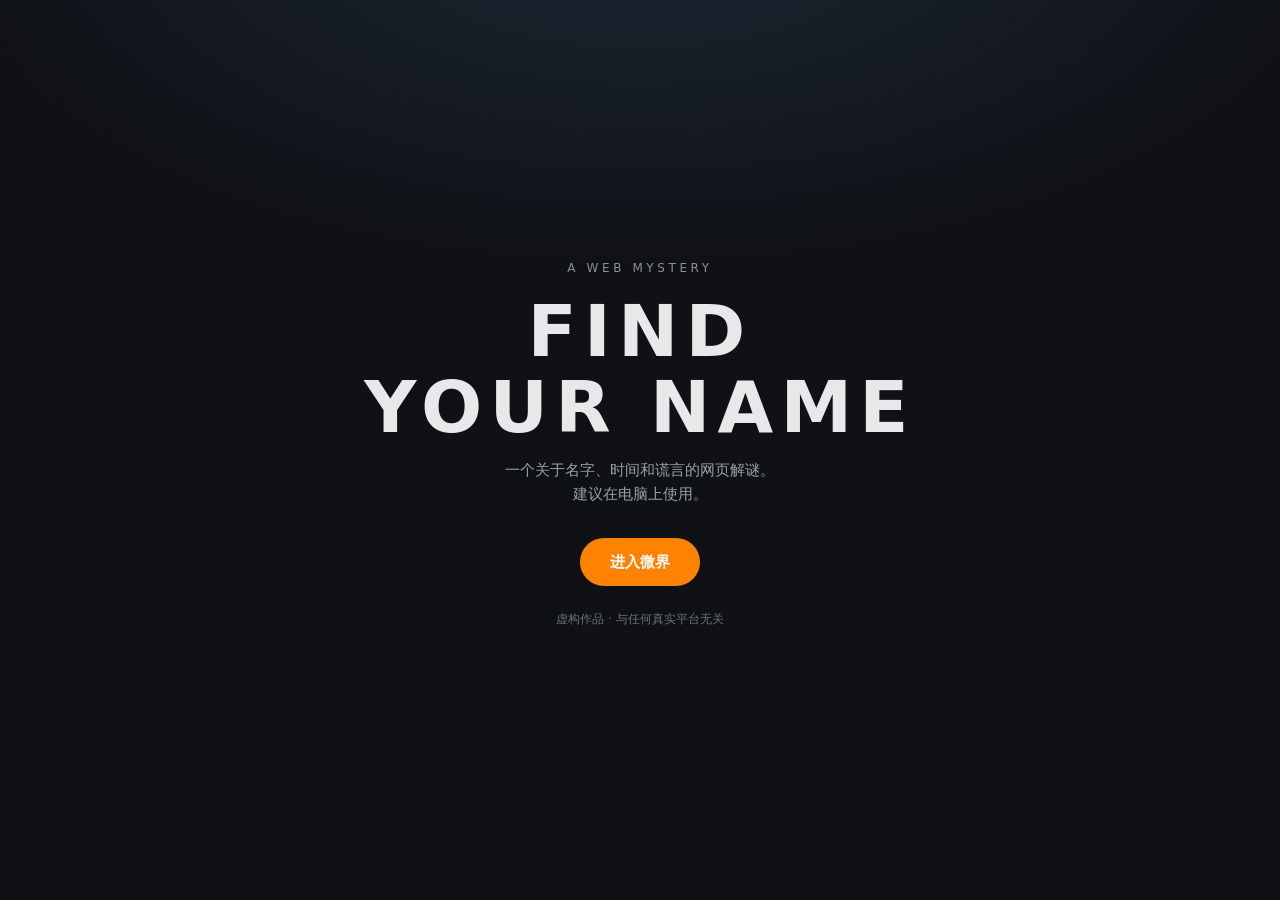
<file: index.html>
<!DOCTYPE html>
<html lang="zh-CN">
<head>
  <meta charset="UTF-8">
  <meta name="viewport" content="width=device-width, initial-scale=1.0">
  <title>Find Your Name</title>
<!-- INLINE-CSS: 由 assets/css 生成，改样式请改源文件后运行 tools/inline-css.py -->
<style>
:root {
  --bg: #f2f3f5;
  --surface: #ffffff;
  --surface-2: #f7f8fa;
  --text: #1f2329;
  --text-2: #4e5969;
  --muted: #8a919c;
  --line: #e5e6eb;
  --brand: #ff8200;
  --brand-strong: #e67300;
  --brand-soft: #fff3e6;
  --hot: #eb7350;
  --link: #1a6fd4;
  --ok: #2b8a3e;
  --radius-sm: 6px;
  --radius: 10px;
  --radius-lg: 16px;
  --sp-1: 4px;
  --sp-2: 8px;
  --sp-3: 12px;
  --sp-4: 16px;
  --sp-5: 24px;
  --sp-6: 32px;
  --shadow-sm: 0 1px 2px rgba(16, 24, 40, 0.05);
  --maxw: 1120px;
  --header-h: 56px;
  --font: system-ui, -apple-system, "Segoe UI", "Microsoft YaHei", "PingFang SC", "Hiragino Sans GB", sans-serif;
}

*, *::before, *::after { box-sizing: border-box; }
html { -webkit-text-size-adjust: 100%; }
body {
  margin: 0;
  background: var(--bg);
  color: var(--text);
  font-family: var(--font);
  font-size: 15px;
  line-height: 1.6;
}
img { max-width: 100%; height: auto; display: block; }
a { color: var(--link); text-decoration: none; }
a:hover { text-decoration: underline; }
button, input, textarea { font: inherit; }
button { cursor: pointer; }
.container { width: 100%; max-width: var(--maxw); margin: 0 auto; padding: 0 var(--sp-4); }

/* 头像 */
.avatar {
  width: 44px; height: 44px; border-radius: 50%;
  display: inline-grid; place-items: center; flex: 0 0 auto;
  background: linear-gradient(135deg, #ffd8a8, #ffa94d);
  color: #7a3b00; font-weight: 700; font-size: 16px;
}
.avatar-sm { width: 32px; height: 32px; font-size: 12px; }
.avatar-lg { width: 72px; height: 72px; font-size: 24px; }
.avatar-blue { background: linear-gradient(135deg, #d0ebff, #74c0fc); color: #0b4a8f; }
.avatar-green { background: linear-gradient(135deg, #d3f9d8, #69db7c); color: #14532d; }
.avatar-purple { background: linear-gradient(135deg, #e5dbff, #b197fc); color: #3b1d8f; }
.avatar-gray { background: linear-gradient(135deg, #f1f3f5, #ced4da); color: #495057; }

/* 顶栏 */
.wb-header { position: sticky; top: 0; z-index: 30; background: #fff; border-bottom: 1px solid var(--line); }
.wb-header-inner { height: var(--header-h); display: flex; align-items: center; gap: var(--sp-5); }
.wb-logo { display: inline-flex; align-items: center; gap: 8px; color: var(--text); font-weight: 800; font-size: 17px; letter-spacing: .02em; }
.wb-logo:hover { text-decoration: none; }
.wb-logo-mark { width: 30px; height: 30px; border-radius: 8px; display: grid; place-items: center; background: var(--brand); color: #fff; font-size: 15px; }
.wb-search { position: relative; flex: 1; max-width: 520px; }
.wb-search::before { content: "⌕"; position: absolute; left: 14px; top: 50%; transform: translateY(-50%); color: var(--muted); font-size: 16px; }
.wb-search input { width: 100%; height: 36px; border: 1px solid var(--line); border-radius: 18px; background: var(--surface-2); padding: 0 16px 0 38px; color: var(--text); outline: none; }
.wb-search input:focus { background: #fff; border-color: var(--brand); box-shadow: 0 0 0 3px var(--brand-soft); }
.wb-header-actions { margin-left: auto; display: flex; align-items: center; gap: var(--sp-4); }
.wb-header-actions a { color: var(--text-2); font-size: 13px; }

/* 三栏 */
.wb-body {
  display: grid;
  grid-template-columns: 180px minmax(0, 600px) 300px;
  gap: var(--sp-4);
  justify-content: center;
  align-items: start;
  padding: var(--sp-4) var(--sp-4) var(--sp-6);
}

/* 左侧 */
.wb-left { position: sticky; top: calc(var(--header-h) + var(--sp-4)); display: grid; gap: var(--sp-3); }
.wb-mini { background: #fff; border: 1px solid var(--line); border-radius: var(--radius); padding: var(--sp-4); text-align: center; }
.wb-mini .avatar { margin: 0 auto var(--sp-2); }
.wb-mini strong { display: block; font-size: 14px; }
.wb-mini span { display: block; color: var(--muted); font-size: 12px; margin-top: 2px; }
.wb-nav { background: #fff; border: 1px solid var(--line); border-radius: var(--radius); padding: var(--sp-2); }
.wb-nav a { display: flex; align-items: center; gap: 10px; padding: 10px 12px; border-radius: 8px; color: var(--text); font-size: 14px; }
.wb-nav a:hover { background: var(--surface-2); text-decoration: none; }
.wb-nav a.is-active { background: var(--brand-soft); color: var(--brand-strong); font-weight: 600; }
.wb-nav .count { margin-left: auto; color: var(--muted); font-size: 12px; }

/* 发布框 */
.wb-composer { background: #fff; border: 1px solid var(--line); border-radius: var(--radius); padding: var(--sp-4); margin-bottom: var(--sp-3); }
.wb-composer-row { display: flex; gap: var(--sp-3); }
.wb-composer textarea { flex: 1; min-height: 46px; border: 0; outline: 0; resize: none; background: transparent; color: var(--text); }
.wb-composer textarea::placeholder { color: var(--muted); }
.wb-composer-bar { display: flex; align-items: center; gap: var(--sp-4); margin-top: var(--sp-2); padding-top: var(--sp-3); border-top: 1px solid var(--line); color: var(--muted); font-size: 13px; }
.wb-composer-bar .btn { margin-left: auto; }

/* 按钮 */
.btn { display: inline-flex; align-items: center; justify-content: center; height: 32px; padding: 0 16px; border: 1px solid transparent; border-radius: 16px; background: var(--brand); color: #fff; font-size: 13px; font-weight: 600; }
.btn:hover { background: var(--brand-strong); text-decoration: none; }
.btn-ghost { background: #fff; border-color: var(--line); color: var(--text-2); }
.btn-ghost:hover { border-color: var(--brand); color: var(--brand); background: #fff; }
.btn-sm { height: 28px; padding: 0 12px; font-size: 12px; }

/* 分类标签 */
.wb-tabs { display: flex; gap: var(--sp-5); background: #fff; border: 1px solid var(--line); border-radius: var(--radius); padding: 0 var(--sp-4); margin-bottom: var(--sp-3); }
.wb-tab { padding: 12px 0; border-bottom: 2px solid transparent; color: var(--text-2); font-size: 14px; }
.wb-tab:hover { color: var(--brand); text-decoration: none; }
.wb-tab.is-active { color: var(--text); font-weight: 600; border-bottom-color: var(--brand); }

/* 帖子 */
.wb-post { background: #fff; border: 1px solid var(--line); border-radius: var(--radius); padding: var(--sp-4); margin-bottom: var(--sp-3); }
.wb-post-head { display: flex; gap: var(--sp-3); align-items: flex-start; }
.wb-post-meta { flex: 1; min-width: 0; }
.wb-user { display: inline-flex; align-items: center; gap: 6px; color: var(--text); font-size: 14px; font-weight: 600; }
.wb-user:hover { color: var(--brand); text-decoration: none; }
.wb-v { display: inline-grid; place-items: center; width: 14px; height: 14px; border-radius: 50%; background: var(--brand); color: #fff; font-size: 9px; font-weight: 700; }
.wb-time { display: block; color: var(--muted); font-size: 12px; margin-top: 2px; }
.wb-more { border: 0; background: transparent; color: var(--muted); font-size: 16px; letter-spacing: .12em; }
.wb-post-text { margin: var(--sp-3) 0 0; font-size: 15px; line-height: 1.72; color: var(--text); }
.wb-post-text .hashtag { color: var(--hot); }
.wb-post-text .mention { color: var(--link); }
.wb-post-media { display: grid; gap: 4px; margin-top: var(--sp-3); border-radius: var(--radius-sm); overflow: hidden; }
.wb-post-media.is-2 { grid-template-columns: 1fr 1fr; }
.wb-media { aspect-ratio: 4 / 3; display: grid; place-items: center; background: linear-gradient(135deg, rgba(255,130,0,.10), rgba(26,111,212,.08)), repeating-linear-gradient(45deg, #f1f3f5 0 10px, #eceff2 10px 20px); color: var(--muted); font-size: 12px; letter-spacing: .08em; }
.wb-post-actions { display: flex; align-items: center; gap: var(--sp-5); margin-top: var(--sp-3); padding-top: var(--sp-3); border-top: 1px solid var(--line); color: var(--muted); font-size: 13px; }
.wb-action { display: inline-flex; align-items: center; gap: 6px; padding: 0; border: 0; background: transparent; color: var(--muted); }
.wb-action:hover { color: var(--brand); text-decoration: none; }

/* 右侧 */
.wb-right { position: sticky; top: calc(var(--header-h) + var(--sp-4)); display: grid; gap: var(--sp-3); }
.wb-card { background: #fff; border: 1px solid var(--line); border-radius: var(--radius); padding: var(--sp-4); }
.wb-card-title { display: flex; align-items: center; justify-content: space-between; margin: 0 0 var(--sp-2); font-size: 14px; font-weight: 600; }
.wb-card-title a { color: var(--muted); font-size: 12px; font-weight: 400; }
.wb-hot { margin: 0; padding: 0; list-style: none; counter-reset: hot; }
.wb-hot li { counter-increment: hot; display: flex; align-items: baseline; gap: 10px; padding: 7px 0; }
.wb-hot li::before { content: counter(hot); flex: 0 0 16px; width: 16px; color: var(--muted); font-size: 12px; font-variant-numeric: tabular-nums; }
.wb-hot li:nth-child(-n+3)::before { color: var(--hot); font-weight: 700; }
.wb-hot a { color: var(--text-2); font-size: 13px; }
.wb-hot a:hover { color: var(--brand); text-decoration: none; }
.wb-hot-tag { margin-left: auto; padding: 1px 4px; border-radius: 3px; background: var(--hot); color: #fff; font-size: 10px; }
.wb-person { display: flex; align-items: center; gap: var(--sp-2); padding: 8px 0; }
.wb-person-info { flex: 1; min-width: 0; }
.wb-person-info strong { display: block; font-size: 13px; }
.wb-person-info span { display: block; color: var(--muted); font-size: 11px; }
.wb-loadmore { width: 100%; height: 40px; border: 1px solid var(--line); border-radius: var(--radius); background: #fff; color: var(--text-2); font-size: 13px; }
.wb-loadmore:hover { border-color: var(--brand); color: var(--brand); }

/* 详情页 */
.wb-detail { max-width: 600px; margin: 0 auto; padding: var(--sp-4) var(--sp-4) var(--sp-6); }
.wb-back { display: inline-flex; align-items: center; gap: 6px; margin-bottom: var(--sp-3); color: var(--text-2); font-size: 13px; }
.wb-back:hover { color: var(--brand); text-decoration: none; }
.wb-comments { background: #fff; border: 1px solid var(--line); border-radius: var(--radius); padding: var(--sp-4); margin-top: var(--sp-3); }
.wb-comments-title { margin: 0 0 var(--sp-2); font-size: 15px; }
.wb-comment { display: flex; gap: var(--sp-3); padding: var(--sp-3) 0; border-top: 1px solid var(--line); }
.wb-comment:first-of-type { border-top: 0; }
.wb-comment-body { flex: 1; min-width: 0; }
.wb-comment-head { display: flex; align-items: baseline; gap: 8px; }
.wb-comment-author { font-size: 13px; font-weight: 600; }
.wb-comment-time { color: var(--muted); font-size: 11px; }
.wb-comment-text { margin: 3px 0 0; color: var(--text-2); font-size: 14px; line-height: 1.65; }
.wb-comment-box { display: flex; gap: var(--sp-3); margin-top: var(--sp-4); padding-top: var(--sp-4); border-top: 1px solid var(--line); }
.wb-comment-box input { flex: 1; height: 36px; border: 1px solid var(--line); border-radius: 18px; background: var(--surface-2); padding: 0 14px; outline: none; }
.wb-comment-box input:focus { border-color: var(--brand); background: #fff; }

/* 个人主页 */
.wb-profile { background: #fff; border: 1px solid var(--line); border-radius: var(--radius); overflow: hidden; }
.wb-profile-cover { height: 150px; background: linear-gradient(135deg, #ffd8a8, #ff922b 55%, #f76707); }
.wb-profile-main { padding: 0 var(--sp-5) var(--sp-5); }
.wb-profile-avatar { margin-top: -36px; border: 4px solid #fff; }
.wb-profile-name { display: flex; align-items: center; gap: 8px; margin: 8px 0 2px; font-size: 20px; }
.wb-profile-bio { margin: 6px 0; color: var(--text-2); font-size: 13px; }
.wb-profile-stats { display: flex; gap: var(--sp-5); color: var(--text-2); font-size: 13px; }
.wb-profile-stats b { color: var(--text); }
.wb-profile-actions { margin-top: var(--sp-3); }
.wb-profile + .wb-tabs { margin-top: var(--sp-3); }

/* 页脚 */
.wb-footer { padding: var(--sp-5) 0 var(--sp-6); color: var(--muted); font-size: 12px; text-align: center; }
.wb-footer a { margin: 0 6px; color: var(--muted); }

/* 封面 */
.cover-body { background: #0f1115; }
.cover { min-height: 100vh; display: grid; place-items: center; padding: var(--sp-5); background: radial-gradient(1200px 600px at 50% -10%, #1d2735 0%, #0f1115 60%); color: #e8e8ea; }
.cover-inner { max-width: 560px; text-align: center; }
.cover-kicker { margin: 0 0 var(--sp-4); color: #8b8f98; font-size: 12px; letter-spacing: .3em; }
.cover-title { margin: 0 0 var(--sp-3); font-size: clamp(36px, 8vw, 72px); line-height: 1.05; letter-spacing: .1em; }
.cover-desc { margin: 0 0 var(--sp-6); color: #9aa1ab; }
.cover-btn { display: inline-block; padding: 12px 30px; border-radius: 999px; background: var(--brand); color: #fff; font-weight: 600; }
.cover-btn:hover { background: var(--brand-strong); text-decoration: none; }
.cover-note { margin-top: var(--sp-5); color: #6b7280; font-size: 12px; }

/* 响应式 */
@media (max-width: 1120px) {
  .wb-body { grid-template-columns: 180px minmax(0, 600px); }
  .wb-right { display: none; }
}
@media (max-width: 900px) {
  .wb-body { grid-template-columns: minmax(0, 600px); }
  .wb-left { display: none; }
}
@media (max-width: 560px) {
  .wb-header-inner { gap: var(--sp-3); }
  .wb-logo-name { display: none; }
  .wb-search { max-width: none; }
  .wb-post { padding: var(--sp-3); border-radius: var(--radius-sm); }
  .wb-post-actions { gap: var(--sp-4); }
  .wb-detail { padding-left: var(--sp-3); padding-right: var(--sp-3); }
  .wb-body { padding-left: var(--sp-3); padding-right: var(--sp-3); }
}
</style>
</head>
<body class="cover-body">
  <main class="cover">
    <div class="cover-inner">
      <p class="cover-kicker">A WEB MYSTERY</p>
      <h1 class="cover-title">FIND<br>YOUR NAME</h1>
      <p class="cover-desc">一个关于名字、时间和谎言的网页解谜。<br>建议在电脑上使用。</p>
      <a class="cover-btn" href="weibo/">进入微界</a>
      <p class="cover-note">虚构作品 · 与任何真实平台无关</p>
    </div>
  </main>
</body>
</html>
</file>
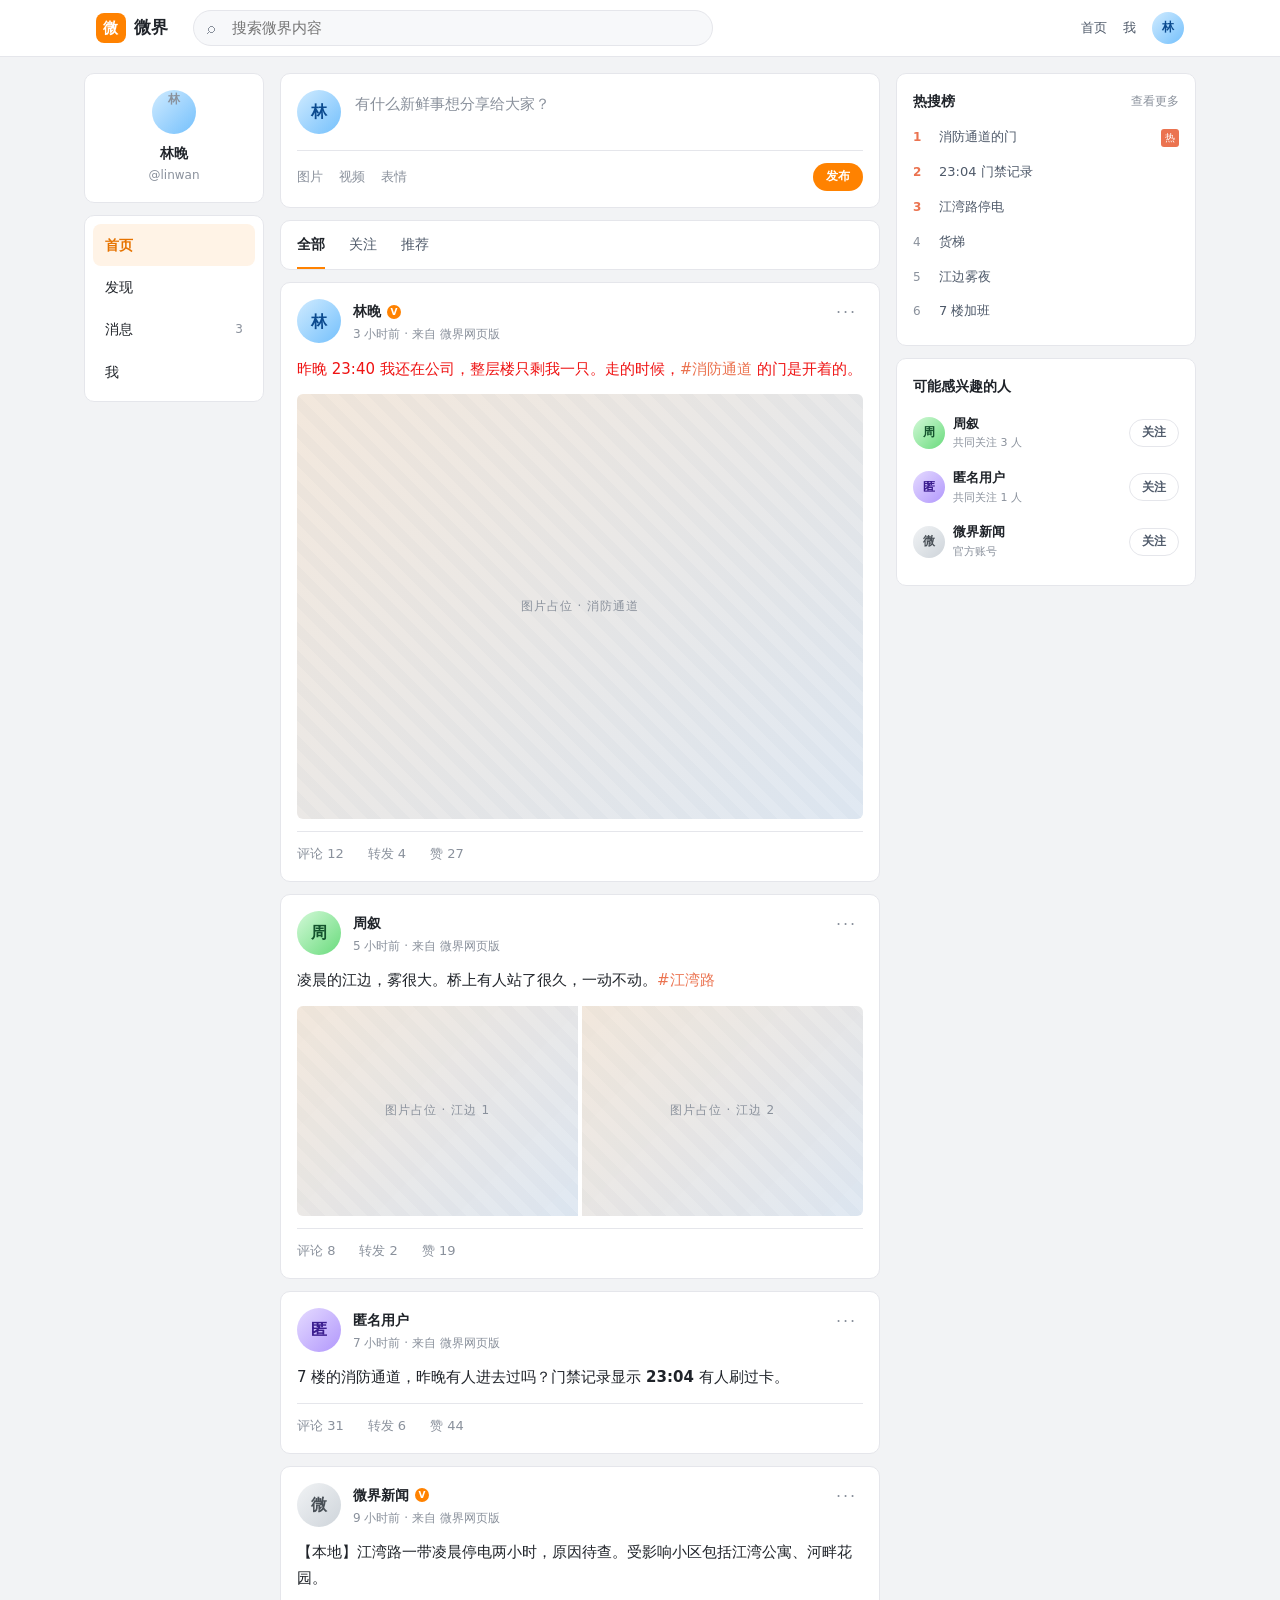
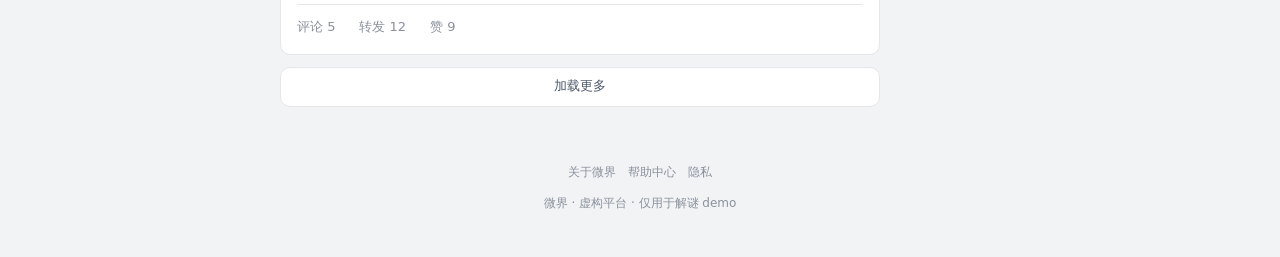
<file: weibo/index.html>
<!DOCTYPE html>
<html lang="zh-CN">
<head>
  <meta charset="UTF-8">
  <meta name="viewport" content="width=device-width, initial-scale=1.0">
  <title>微界 · 首页</title>
<!-- INLINE-CSS: 由 assets/css 生成，改样式请改源文件后运行 tools/inline-css.py -->
<style>
:root {
  --bg: #f2f3f5;
  --surface: #ffffff;
  --surface-2: #f7f8fa;
  --text: #1f2329;
  --text-2: #4e5969;
  --muted: #8a919c;
  --line: #e5e6eb;
  --brand: #ff8200;
  --brand-strong: #e67300;
  --brand-soft: #fff3e6;
  --hot: #eb7350;
  --link: #1a6fd4;
  --ok: #2b8a3e;
  --radius-sm: 6px;
  --radius: 10px;
  --radius-lg: 16px;
  --sp-1: 4px;
  --sp-2: 8px;
  --sp-3: 12px;
  --sp-4: 16px;
  --sp-5: 24px;
  --sp-6: 32px;
  --shadow-sm: 0 1px 2px rgba(16, 24, 40, 0.05);
  --maxw: 1120px;
  --header-h: 56px;
  --font: system-ui, -apple-system, "Segoe UI", "Microsoft YaHei", "PingFang SC", "Hiragino Sans GB", sans-serif;
}

*, *::before, *::after { box-sizing: border-box; }
html { -webkit-text-size-adjust: 100%; }
body {
  margin: 0;
  background: var(--bg);
  color: var(--text);
  font-family: var(--font);
  font-size: 15px;
  line-height: 1.6;
}
img { max-width: 100%; height: auto; display: block; }
a { color: var(--link); text-decoration: none; }
a:hover { text-decoration: underline; }
button, input, textarea { font: inherit; }
button { cursor: pointer; }
.container { width: 100%; max-width: var(--maxw); margin: 0 auto; padding: 0 var(--sp-4); }

/* 头像 */
.avatar {
  width: 44px; height: 44px; border-radius: 50%;
  display: inline-grid; place-items: center; flex: 0 0 auto;
  background: linear-gradient(135deg, #ffd8a8, #ffa94d);
  color: #7a3b00; font-weight: 700; font-size: 16px;
}
.avatar-sm { width: 32px; height: 32px; font-size: 12px; }
.avatar-lg { width: 72px; height: 72px; font-size: 24px; }
.avatar-blue { background: linear-gradient(135deg, #d0ebff, #74c0fc); color: #0b4a8f; }
.avatar-green { background: linear-gradient(135deg, #d3f9d8, #69db7c); color: #14532d; }
.avatar-purple { background: linear-gradient(135deg, #e5dbff, #b197fc); color: #3b1d8f; }
.avatar-gray { background: linear-gradient(135deg, #f1f3f5, #ced4da); color: #495057; }

/* 顶栏 */
.wb-header { position: sticky; top: 0; z-index: 30; background: #fff; border-bottom: 1px solid var(--line); }
.wb-header-inner { height: var(--header-h); display: flex; align-items: center; gap: var(--sp-5); }
.wb-logo { display: inline-flex; align-items: center; gap: 8px; color: var(--text); font-weight: 800; font-size: 17px; letter-spacing: .02em; }
.wb-logo:hover { text-decoration: none; }
.wb-logo-mark { width: 30px; height: 30px; border-radius: 8px; display: grid; place-items: center; background: var(--brand); color: #fff; font-size: 15px; }
.wb-search { position: relative; flex: 1; max-width: 520px; }
.wb-search::before { content: "⌕"; position: absolute; left: 14px; top: 50%; transform: translateY(-50%); color: var(--muted); font-size: 16px; }
.wb-search input { width: 100%; height: 36px; border: 1px solid var(--line); border-radius: 18px; background: var(--surface-2); padding: 0 16px 0 38px; color: var(--text); outline: none; }
.wb-search input:focus { background: #fff; border-color: var(--brand); box-shadow: 0 0 0 3px var(--brand-soft); }
.wb-header-actions { margin-left: auto; display: flex; align-items: center; gap: var(--sp-4); }
.wb-header-actions a { color: var(--text-2); font-size: 13px; }

/* 三栏 */
.wb-body {
  display: grid;
  grid-template-columns: 180px minmax(0, 600px) 300px;
  gap: var(--sp-4);
  justify-content: center;
  align-items: start;
  padding: var(--sp-4) var(--sp-4) var(--sp-6);
}

/* 左侧 */
.wb-left { position: sticky; top: calc(var(--header-h) + var(--sp-4)); display: grid; gap: var(--sp-3); }
.wb-mini { background: #fff; border: 1px solid var(--line); border-radius: var(--radius); padding: var(--sp-4); text-align: center; }
.wb-mini .avatar { margin: 0 auto var(--sp-2); }
.wb-mini strong { display: block; font-size: 14px; }
.wb-mini span { display: block; color: var(--muted); font-size: 12px; margin-top: 2px; }
.wb-nav { background: #fff; border: 1px solid var(--line); border-radius: var(--radius); padding: var(--sp-2); }
.wb-nav a { display: flex; align-items: center; gap: 10px; padding: 10px 12px; border-radius: 8px; color: var(--text); font-size: 14px; }
.wb-nav a:hover { background: var(--surface-2); text-decoration: none; }
.wb-nav a.is-active { background: var(--brand-soft); color: var(--brand-strong); font-weight: 600; }
.wb-nav .count { margin-left: auto; color: var(--muted); font-size: 12px; }

/* 发布框 */
.wb-composer { background: #fff; border: 1px solid var(--line); border-radius: var(--radius); padding: var(--sp-4); margin-bottom: var(--sp-3); }
.wb-composer-row { display: flex; gap: var(--sp-3); }
.wb-composer textarea { flex: 1; min-height: 46px; border: 0; outline: 0; resize: none; background: transparent; color: var(--text); }
.wb-composer textarea::placeholder { color: var(--muted); }
.wb-composer-bar { display: flex; align-items: center; gap: var(--sp-4); margin-top: var(--sp-2); padding-top: var(--sp-3); border-top: 1px solid var(--line); color: var(--muted); font-size: 13px; }
.wb-composer-bar .btn { margin-left: auto; }

/* 按钮 */
.btn { display: inline-flex; align-items: center; justify-content: center; height: 32px; padding: 0 16px; border: 1px solid transparent; border-radius: 16px; background: var(--brand); color: #fff; font-size: 13px; font-weight: 600; }
.btn:hover { background: var(--brand-strong); text-decoration: none; }
.btn-ghost { background: #fff; border-color: var(--line); color: var(--text-2); }
.btn-ghost:hover { border-color: var(--brand); color: var(--brand); background: #fff; }
.btn-sm { height: 28px; padding: 0 12px; font-size: 12px; }

/* 分类标签 */
.wb-tabs { display: flex; gap: var(--sp-5); background: #fff; border: 1px solid var(--line); border-radius: var(--radius); padding: 0 var(--sp-4); margin-bottom: var(--sp-3); }
.wb-tab { padding: 12px 0; border-bottom: 2px solid transparent; color: var(--text-2); font-size: 14px; }
.wb-tab:hover { color: var(--brand); text-decoration: none; }
.wb-tab.is-active { color: var(--text); font-weight: 600; border-bottom-color: var(--brand); }

/* 帖子 */
.wb-post { background: #fff; border: 1px solid var(--line); border-radius: var(--radius); padding: var(--sp-4); margin-bottom: var(--sp-3); }
.wb-post-head { display: flex; gap: var(--sp-3); align-items: flex-start; }
.wb-post-meta { flex: 1; min-width: 0; }
.wb-user { display: inline-flex; align-items: center; gap: 6px; color: var(--text); font-size: 14px; font-weight: 600; }
.wb-user:hover { color: var(--brand); text-decoration: none; }
.wb-v { display: inline-grid; place-items: center; width: 14px; height: 14px; border-radius: 50%; background: var(--brand); color: #fff; font-size: 9px; font-weight: 700; }
.wb-time { display: block; color: var(--muted); font-size: 12px; margin-top: 2px; }
.wb-more { border: 0; background: transparent; color: var(--muted); font-size: 16px; letter-spacing: .12em; }
.wb-post-text { margin: var(--sp-3) 0 0; font-size: 15px; line-height: 1.72; color: var(--text); }
.wb-post-text .hashtag { color: var(--hot); }
.wb-post-text .mention { color: var(--link); }
.wb-post-media { display: grid; gap: 4px; margin-top: var(--sp-3); border-radius: var(--radius-sm); overflow: hidden; }
.wb-post-media.is-2 { grid-template-columns: 1fr 1fr; }
.wb-media { aspect-ratio: 4 / 3; display: grid; place-items: center; background: linear-gradient(135deg, rgba(255,130,0,.10), rgba(26,111,212,.08)), repeating-linear-gradient(45deg, #f1f3f5 0 10px, #eceff2 10px 20px); color: var(--muted); font-size: 12px; letter-spacing: .08em; }
.wb-post-actions { display: flex; align-items: center; gap: var(--sp-5); margin-top: var(--sp-3); padding-top: var(--sp-3); border-top: 1px solid var(--line); color: var(--muted); font-size: 13px; }
.wb-action { display: inline-flex; align-items: center; gap: 6px; padding: 0; border: 0; background: transparent; color: var(--muted); }
.wb-action:hover { color: var(--brand); text-decoration: none; }

/* 右侧 */
.wb-right { position: sticky; top: calc(var(--header-h) + var(--sp-4)); display: grid; gap: var(--sp-3); }
.wb-card { background: #fff; border: 1px solid var(--line); border-radius: var(--radius); padding: var(--sp-4); }
.wb-card-title { display: flex; align-items: center; justify-content: space-between; margin: 0 0 var(--sp-2); font-size: 14px; font-weight: 600; }
.wb-card-title a { color: var(--muted); font-size: 12px; font-weight: 400; }
.wb-hot { margin: 0; padding: 0; list-style: none; counter-reset: hot; }
.wb-hot li { counter-increment: hot; display: flex; align-items: baseline; gap: 10px; padding: 7px 0; }
.wb-hot li::before { content: counter(hot); flex: 0 0 16px; width: 16px; color: var(--muted); font-size: 12px; font-variant-numeric: tabular-nums; }
.wb-hot li:nth-child(-n+3)::before { color: var(--hot); font-weight: 700; }
.wb-hot a { color: var(--text-2); font-size: 13px; }
.wb-hot a:hover { color: var(--brand); text-decoration: none; }
.wb-hot-tag { margin-left: auto; padding: 1px 4px; border-radius: 3px; background: var(--hot); color: #fff; font-size: 10px; }
.wb-person { display: flex; align-items: center; gap: var(--sp-2); padding: 8px 0; }
.wb-person-info { flex: 1; min-width: 0; }
.wb-person-info strong { display: block; font-size: 13px; }
.wb-person-info span { display: block; color: var(--muted); font-size: 11px; }
.wb-loadmore { width: 100%; height: 40px; border: 1px solid var(--line); border-radius: var(--radius); background: #fff; color: var(--text-2); font-size: 13px; }
.wb-loadmore:hover { border-color: var(--brand); color: var(--brand); }

/* 详情页 */
.wb-detail { max-width: 600px; margin: 0 auto; padding: var(--sp-4) var(--sp-4) var(--sp-6); }
.wb-back { display: inline-flex; align-items: center; gap: 6px; margin-bottom: var(--sp-3); color: var(--text-2); font-size: 13px; }
.wb-back:hover { color: var(--brand); text-decoration: none; }
.wb-comments { background: #fff; border: 1px solid var(--line); border-radius: var(--radius); padding: var(--sp-4); margin-top: var(--sp-3); }
.wb-comments-title { margin: 0 0 var(--sp-2); font-size: 15px; }
.wb-comment { display: flex; gap: var(--sp-3); padding: var(--sp-3) 0; border-top: 1px solid var(--line); }
.wb-comment:first-of-type { border-top: 0; }
.wb-comment-body { flex: 1; min-width: 0; }
.wb-comment-head { display: flex; align-items: baseline; gap: 8px; }
.wb-comment-author { font-size: 13px; font-weight: 600; }
.wb-comment-time { color: var(--muted); font-size: 11px; }
.wb-comment-text { margin: 3px 0 0; color: var(--text-2); font-size: 14px; line-height: 1.65; }
.wb-comment-box { display: flex; gap: var(--sp-3); margin-top: var(--sp-4); padding-top: var(--sp-4); border-top: 1px solid var(--line); }
.wb-comment-box input { flex: 1; height: 36px; border: 1px solid var(--line); border-radius: 18px; background: var(--surface-2); padding: 0 14px; outline: none; }
.wb-comment-box input:focus { border-color: var(--brand); background: #fff; }

/* 个人主页 */
.wb-profile { background: #fff; border: 1px solid var(--line); border-radius: var(--radius); overflow: hidden; }
.wb-profile-cover { height: 150px; background: linear-gradient(135deg, #ffd8a8, #ff922b 55%, #f76707); }
.wb-profile-main { padding: 0 var(--sp-5) var(--sp-5); }
.wb-profile-avatar { margin-top: -36px; border: 4px solid #fff; }
.wb-profile-name { display: flex; align-items: center; gap: 8px; margin: 8px 0 2px; font-size: 20px; }
.wb-profile-bio { margin: 6px 0; color: var(--text-2); font-size: 13px; }
.wb-profile-stats { display: flex; gap: var(--sp-5); color: var(--text-2); font-size: 13px; }
.wb-profile-stats b { color: var(--text); }
.wb-profile-actions { margin-top: var(--sp-3); }
.wb-profile + .wb-tabs { margin-top: var(--sp-3); }

/* 页脚 */
.wb-footer { padding: var(--sp-5) 0 var(--sp-6); color: var(--muted); font-size: 12px; text-align: center; }
.wb-footer a { margin: 0 6px; color: var(--muted); }

/* 封面 */
.cover-body { background: #0f1115; }
.cover { min-height: 100vh; display: grid; place-items: center; padding: var(--sp-5); background: radial-gradient(1200px 600px at 50% -10%, #1d2735 0%, #0f1115 60%); color: #e8e8ea; }
.cover-inner { max-width: 560px; text-align: center; }
.cover-kicker { margin: 0 0 var(--sp-4); color: #8b8f98; font-size: 12px; letter-spacing: .3em; }
.cover-title { margin: 0 0 var(--sp-3); font-size: clamp(36px, 8vw, 72px); line-height: 1.05; letter-spacing: .1em; }
.cover-desc { margin: 0 0 var(--sp-6); color: #9aa1ab; }
.cover-btn { display: inline-block; padding: 12px 30px; border-radius: 999px; background: var(--brand); color: #fff; font-weight: 600; }
.cover-btn:hover { background: var(--brand-strong); text-decoration: none; }
.cover-note { margin-top: var(--sp-5); color: #6b7280; font-size: 12px; }

/* 响应式 */
@media (max-width: 1120px) {
  .wb-body { grid-template-columns: 180px minmax(0, 600px); }
  .wb-right { display: none; }
}
@media (max-width: 900px) {
  .wb-body { grid-template-columns: minmax(0, 600px); }
  .wb-left { display: none; }
}
@media (max-width: 560px) {
  .wb-header-inner { gap: var(--sp-3); }
  .wb-logo-name { display: none; }
  .wb-search { max-width: none; }
  .wb-post { padding: var(--sp-3); border-radius: var(--radius-sm); }
  .wb-post-actions { gap: var(--sp-4); }
  .wb-detail { padding-left: var(--sp-3); padding-right: var(--sp-3); }
  .wb-body { padding-left: var(--sp-3); padding-right: var(--sp-3); }
}
</style>
<style data-grapesjs-overrides>
* { box-sizing: border-box; } body {margin: 0;}#ikfkm{color:#ef1313;}
</style>














</head>
<body>
<header class="wb-header"><div class="container wb-header-inner"><a href="../index.html" class="wb-logo"><span class="wb-logo-mark">微</span><span class="wb-logo-name">微界</span></a><div class="wb-search"><input type="search" placeholder="搜索微界内容" aria-label="搜索"/></div><nav aria-label="顶部导航" class="wb-header-actions"><a href="index.html">首页</a><a href="profile-01.html">我</a><span aria-hidden="true" class="avatar avatar-sm avatar-blue">林</span></nav></div></header><div id="is6rz" class="wb-body"><aside class="wb-left"><div class="wb-mini"><span aria-hidden="true" class="avatar avatar-blue">林</span><strong>林晚</strong><span>@linwan</span></div><nav aria-label="侧边导航" class="wb-nav"><a href="index.html" class="is-active">首页</a><a href="#">发现</a><a href="#">消息 <span class="count">3</span></a><a href="profile-01.html">我</a></nav></aside><main class="wb-feed"><section aria-label="发布" class="wb-composer"><div class="wb-composer-row"><span aria-hidden="true" class="avatar avatar-blue">林</span><textarea placeholder="有什么新鲜事想分享给大家？" aria-label="发布内容"></textarea></div><div class="wb-composer-bar"><span>图片</span><span>视频</span><span>表情</span><button type="button" class="btn btn-sm">发布</button></div></section><nav aria-label="信息流分类" class="wb-tabs"><a href="#" class="wb-tab is-active">全部</a><a href="#" class="wb-tab">关注</a><a href="#" class="wb-tab">推荐</a></nav><article data-post="p01" id="i3s39" class="wb-post"><header class="wb-post-head"><a href="profile-01.html" aria-label="林晚的主页"><span aria-hidden="true" class="avatar avatar-blue">林</span></a><div class="wb-post-meta"><a href="profile-01.html" class="wb-user">林晚 <span class="wb-v">V</span></a><span id="im1yy" class="wb-time">3 小时前 · 来自 微界网页版</span></div><button type="button" aria-label="更多" class="wb-more">···</button></header><p id="ikfkm" class="wb-post-text">昨晚 23:40 我还在公<span id="ihwx7l"></span>司，整层<span id="ifgtsa">楼只剩我一只。</span>走的时候，<span class="hashtag" id="ijeju">#消防通道</span> 的门是开着的。</p><div class="wb-post-media"><div id="id6td" class="wb-media">图片占位 · 消防通道</div></div><footer class="wb-post-actions"><a href="post-01.html" class="wb-action">评论 12</a><button type="button" class="wb-action">转发 4</button><button type="button" class="wb-action">赞 27</button></footer></article><article data-post="p02" class="wb-post"><header class="wb-post-head"><a href="profile-01.html" aria-label="周叙的主页"><span aria-hidden="true" class="avatar avatar-green">周</span></a><div class="wb-post-meta"><a href="profile-01.html" class="wb-user">周叙</a><span class="wb-time">5 小时前 · 来自 微界网页版</span></div><button type="button" aria-label="更多" class="wb-more">···</button></header><p id="i4cx3y" class="wb-post-text">凌晨的江边，<span id="i88m7a">雾很大。桥上有人站了很久，一动不动</span>。<span class="hashtag">#江湾路</span></p><div class="wb-post-media is-2"><div class="wb-media">图片占位 · 江边 1</div><div class="wb-media">图片占位 · 江边 2</div></div><footer class="wb-post-actions"><a href="post-01.html" class="wb-action">评论 8</a><button type="button" class="wb-action">转发 2</button><button type="button" class="wb-action">赞 19</button></footer></article><article data-post="p03" class="wb-post"><header class="wb-post-head"><span aria-hidden="true" class="avatar avatar-purple">匿</span><div class="wb-post-meta"><span class="wb-user">匿名用户</span><span class="wb-time">7 小时前 · 来自 微界网页版</span></div><button type="button" aria-label="更多" class="wb-more">···</button></header><p class="wb-post-text">7 楼的消防通道，昨晚有人进去过吗？门禁记录显示 <strong>23:04</strong> 有人刷过卡。</p><footer class="wb-post-actions"><a href="post-01.html" class="wb-action">评论 31</a><button type="button" class="wb-action">转发 6</button><button type="button" class="wb-action">赞 44</button></footer></article><article data-post="p04" class="wb-post"><header class="wb-post-head"><span aria-hidden="true" class="avatar avatar-gray">微</span><div class="wb-post-meta"><span class="wb-user">微界新闻 <span class="wb-v">V</span></span><span class="wb-time">9 小时前 · 来自 微界网页版</span></div><button type="button" aria-label="更多" id="ijvyvk" class="wb-more">···</button></header><p class="wb-post-text">【本地】江湾路一带凌晨停电两小时，原因待查。受影响小区包括江湾公寓、河畔花园。</p><footer class="wb-post-actions"><a href="post-01.html" class="wb-action">评论 5</a><button type="button" class="wb-action">转发 12</button><button type="button" class="wb-action">赞 9</button></footer></article><button type="button" class="wb-loadmore">加载更多</button></main><aside class="wb-right"><section class="wb-card"><h2 class="wb-card-title">热搜榜 <a href="#">查看更多</a></h2><ol class="wb-hot"><li><a href="post-01.html">消防通道的门</a><span class="wb-hot-tag">热</span></li><li><a href="post-01.html">23:04 门禁记录</a></li><li><a href="post-01.html">江湾路停电</a></li><li><a href="post-01.html">货梯</a></li><li><a href="post-01.html">江边雾夜</a></li><li><a href="post-01.html">7 楼加班</a></li></ol></section><section class="wb-card"><h2 class="wb-card-title">可能感兴趣的人</h2><div class="wb-person"><span aria-hidden="true" class="avatar avatar-sm avatar-green">周</span><div class="wb-person-info"><strong>周叙</strong><span>共同关注 3 人</span></div><button type="button" class="btn btn-ghost btn-sm">关注</button></div><div class="wb-person"><span aria-hidden="true" class="avatar avatar-sm avatar-purple">匿</span><div class="wb-person-info"><strong>匿名用户</strong><span>共同关注 1 人</span></div><button type="button" class="btn btn-ghost btn-sm">关注</button></div><div class="wb-person"><span aria-hidden="true" class="avatar avatar-sm avatar-gray">微</span><div class="wb-person-info"><strong>微界新闻</strong><span>官方账号</span></div><button type="button" class="btn btn-ghost btn-sm">关注</button></div></section></aside></div><footer class="wb-footer"><div class="container"><a href="#">关于微界</a><a href="#">帮助中心</a><a href="#">隐私</a><p>微界 · 虚构平台 · 仅用于解谜 demo</p></div></footer>
</body>
</html>
</file>
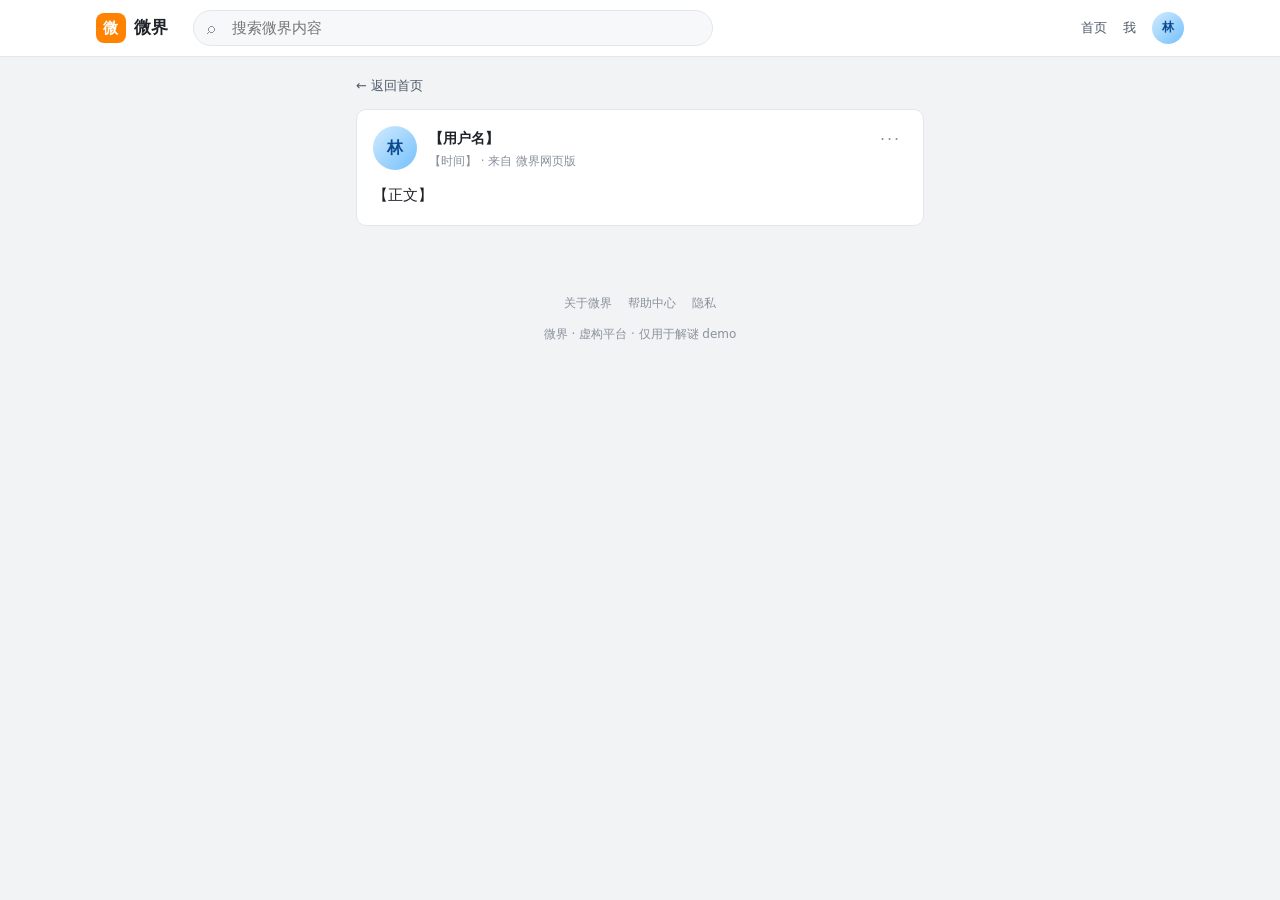
<file: templates/page.html>
<!DOCTYPE html>
<html lang="zh-CN">
<head>
  <meta charset="UTF-8">
  <meta name="viewport" content="width=device-width, initial-scale=1.0">
  <title>【页面标题】 · 微界</title>
  <link rel="stylesheet" href="../assets/css/theme.css">
  <link rel="stylesheet" href="../assets/css/layout.css">
</head>
<body>
<!-- PAGE-MODE: flow -->
<!--
  新页面模板。使用步骤：
  1. 复制到目标目录，改名为英文小写 + 连字符，例如 weibo/post-02.html。
  2. 改 <title>。
  3. 只改 <main> 里的内容；页头和页脚保持结构，不要重写。
  4. 需要交互的元素加 data-* 名字，名字定下后不要改。
  5. 生成后运行 python tools/inline-css.py，把外链样式内联进页面。
  6. 新闻 / 聊天页可以复制对应线的现有页面，不必强用这个模板。
-->

<header class="wb-header">
  <div class="container wb-header-inner">
    <a class="wb-logo" href="../index.html">
      <span class="wb-logo-mark">微</span>
      <span class="wb-logo-name">微界</span>
    </a>
    <div class="wb-search">
      <input type="search" placeholder="搜索微界内容" aria-label="搜索">
    </div>
    <nav class="wb-header-actions" aria-label="顶部导航">
      <a href="index.html">首页</a>
      <a href="profile-01.html">我</a>
      <span class="avatar avatar-sm avatar-blue" aria-hidden="true">林</span>
    </nav>
  </div>
</header>

<main class="wb-detail">
  <a class="wb-back" href="index.html">← 返回首页</a>

  <!-- CONTENT: 从这里开始写 -->
  <article class="wb-post">
    <header class="wb-post-head">
      <span class="avatar avatar-blue" aria-hidden="true">林</span>
      <div class="wb-post-meta">
        <span class="wb-user">【用户名】</span>
        <span class="wb-time">【时间】 · 来自 微界网页版</span>
      </div>
      <button class="wb-more" type="button" aria-label="更多">···</button>
    </header>
    <p class="wb-post-text">【正文】</p>
  </article>
  <!-- /CONTENT -->
</main>

<footer class="wb-footer">
  <div class="container">
    <a href="#">关于微界</a>
    <a href="#">帮助中心</a>
    <a href="#">隐私</a>
    <p>微界 · 虚构平台 · 仅用于解谜 demo</p>
  </div>
</footer>

</body>
</html>
</file>
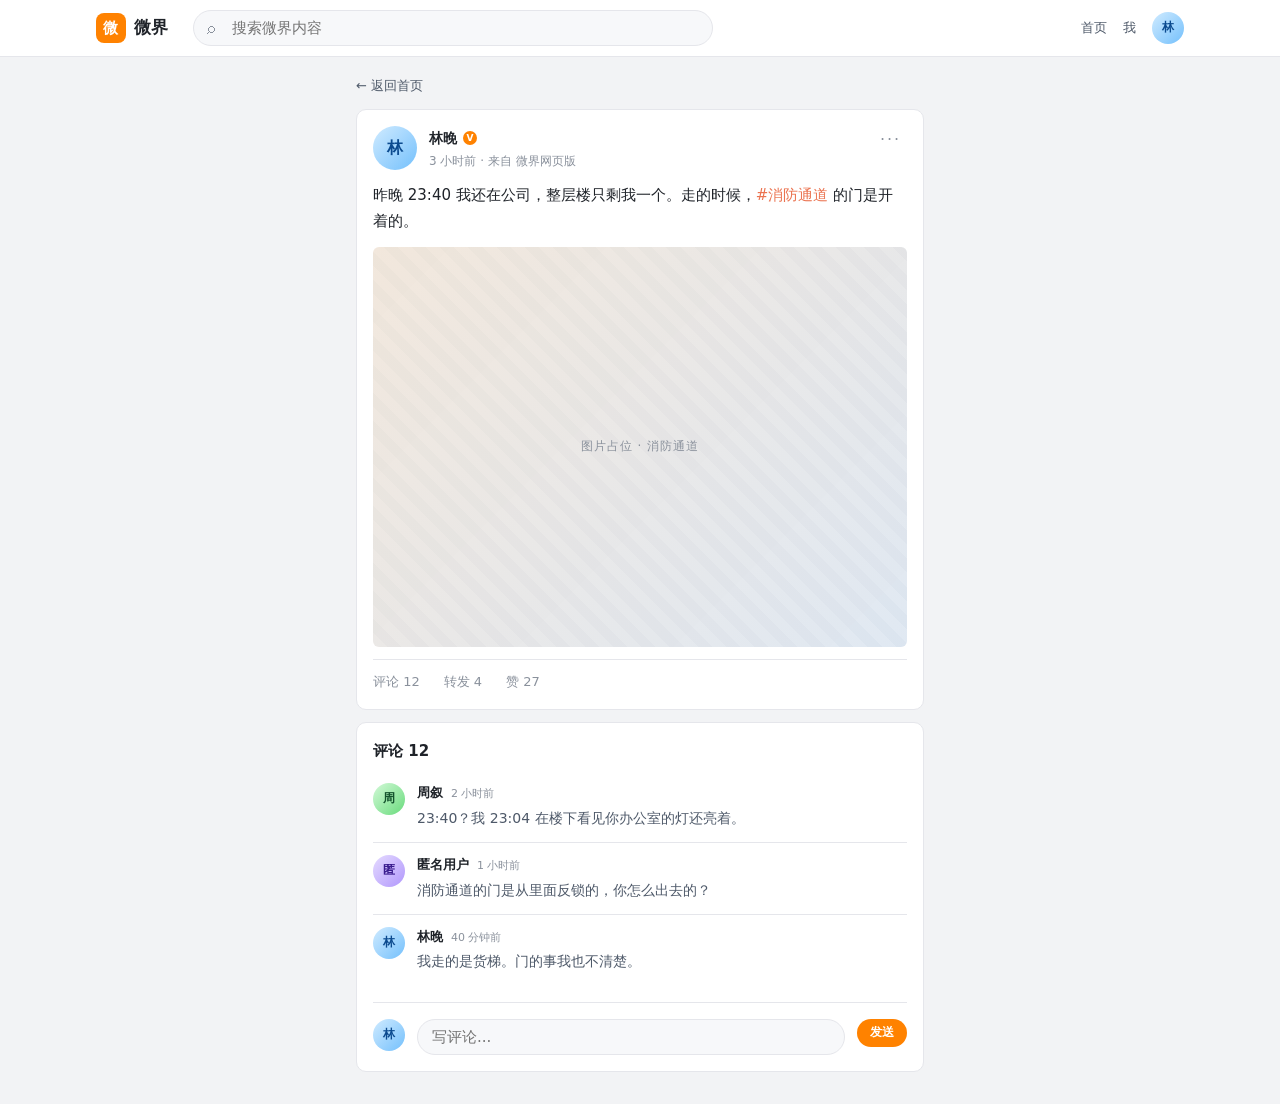
<file: weibo/post-01.html>
<!DOCTYPE html>
<html lang="zh-CN">
<head>
  <meta charset="UTF-8">
  <meta name="viewport" content="width=device-width, initial-scale=1.0">
  <title>林晚 · 微界</title>
<!-- INLINE-CSS: 由 assets/css 生成，改样式请改源文件后运行 tools/inline-css.py -->
<style>
:root {
  --bg: #f2f3f5;
  --surface: #ffffff;
  --surface-2: #f7f8fa;
  --text: #1f2329;
  --text-2: #4e5969;
  --muted: #8a919c;
  --line: #e5e6eb;
  --brand: #ff8200;
  --brand-strong: #e67300;
  --brand-soft: #fff3e6;
  --hot: #eb7350;
  --link: #1a6fd4;
  --ok: #2b8a3e;
  --radius-sm: 6px;
  --radius: 10px;
  --radius-lg: 16px;
  --sp-1: 4px;
  --sp-2: 8px;
  --sp-3: 12px;
  --sp-4: 16px;
  --sp-5: 24px;
  --sp-6: 32px;
  --shadow-sm: 0 1px 2px rgba(16, 24, 40, 0.05);
  --maxw: 1120px;
  --header-h: 56px;
  --font: system-ui, -apple-system, "Segoe UI", "Microsoft YaHei", "PingFang SC", "Hiragino Sans GB", sans-serif;
}

*, *::before, *::after { box-sizing: border-box; }
html { -webkit-text-size-adjust: 100%; }
body {
  margin: 0;
  background: var(--bg);
  color: var(--text);
  font-family: var(--font);
  font-size: 15px;
  line-height: 1.6;
}
img { max-width: 100%; height: auto; display: block; }
a { color: var(--link); text-decoration: none; }
a:hover { text-decoration: underline; }
button, input, textarea { font: inherit; }
button { cursor: pointer; }
.container { width: 100%; max-width: var(--maxw); margin: 0 auto; padding: 0 var(--sp-4); }

/* 头像 */
.avatar {
  width: 44px; height: 44px; border-radius: 50%;
  display: inline-grid; place-items: center; flex: 0 0 auto;
  background: linear-gradient(135deg, #ffd8a8, #ffa94d);
  color: #7a3b00; font-weight: 700; font-size: 16px;
}
.avatar-sm { width: 32px; height: 32px; font-size: 12px; }
.avatar-lg { width: 72px; height: 72px; font-size: 24px; }
.avatar-blue { background: linear-gradient(135deg, #d0ebff, #74c0fc); color: #0b4a8f; }
.avatar-green { background: linear-gradient(135deg, #d3f9d8, #69db7c); color: #14532d; }
.avatar-purple { background: linear-gradient(135deg, #e5dbff, #b197fc); color: #3b1d8f; }
.avatar-gray { background: linear-gradient(135deg, #f1f3f5, #ced4da); color: #495057; }

/* 顶栏 */
.wb-header { position: sticky; top: 0; z-index: 30; background: #fff; border-bottom: 1px solid var(--line); }
.wb-header-inner { height: var(--header-h); display: flex; align-items: center; gap: var(--sp-5); }
.wb-logo { display: inline-flex; align-items: center; gap: 8px; color: var(--text); font-weight: 800; font-size: 17px; letter-spacing: .02em; }
.wb-logo:hover { text-decoration: none; }
.wb-logo-mark { width: 30px; height: 30px; border-radius: 8px; display: grid; place-items: center; background: var(--brand); color: #fff; font-size: 15px; }
.wb-search { position: relative; flex: 1; max-width: 520px; }
.wb-search::before { content: "⌕"; position: absolute; left: 14px; top: 50%; transform: translateY(-50%); color: var(--muted); font-size: 16px; }
.wb-search input { width: 100%; height: 36px; border: 1px solid var(--line); border-radius: 18px; background: var(--surface-2); padding: 0 16px 0 38px; color: var(--text); outline: none; }
.wb-search input:focus { background: #fff; border-color: var(--brand); box-shadow: 0 0 0 3px var(--brand-soft); }
.wb-header-actions { margin-left: auto; display: flex; align-items: center; gap: var(--sp-4); }
.wb-header-actions a { color: var(--text-2); font-size: 13px; }

/* 三栏 */
.wb-body {
  display: grid;
  grid-template-columns: 180px minmax(0, 600px) 300px;
  gap: var(--sp-4);
  justify-content: center;
  align-items: start;
  padding: var(--sp-4) var(--sp-4) var(--sp-6);
}

/* 左侧 */
.wb-left { position: sticky; top: calc(var(--header-h) + var(--sp-4)); display: grid; gap: var(--sp-3); }
.wb-mini { background: #fff; border: 1px solid var(--line); border-radius: var(--radius); padding: var(--sp-4); text-align: center; }
.wb-mini .avatar { margin: 0 auto var(--sp-2); }
.wb-mini strong { display: block; font-size: 14px; }
.wb-mini span { display: block; color: var(--muted); font-size: 12px; margin-top: 2px; }
.wb-nav { background: #fff; border: 1px solid var(--line); border-radius: var(--radius); padding: var(--sp-2); }
.wb-nav a { display: flex; align-items: center; gap: 10px; padding: 10px 12px; border-radius: 8px; color: var(--text); font-size: 14px; }
.wb-nav a:hover { background: var(--surface-2); text-decoration: none; }
.wb-nav a.is-active { background: var(--brand-soft); color: var(--brand-strong); font-weight: 600; }
.wb-nav .count { margin-left: auto; color: var(--muted); font-size: 12px; }

/* 发布框 */
.wb-composer { background: #fff; border: 1px solid var(--line); border-radius: var(--radius); padding: var(--sp-4); margin-bottom: var(--sp-3); }
.wb-composer-row { display: flex; gap: var(--sp-3); }
.wb-composer textarea { flex: 1; min-height: 46px; border: 0; outline: 0; resize: none; background: transparent; color: var(--text); }
.wb-composer textarea::placeholder { color: var(--muted); }
.wb-composer-bar { display: flex; align-items: center; gap: var(--sp-4); margin-top: var(--sp-2); padding-top: var(--sp-3); border-top: 1px solid var(--line); color: var(--muted); font-size: 13px; }
.wb-composer-bar .btn { margin-left: auto; }

/* 按钮 */
.btn { display: inline-flex; align-items: center; justify-content: center; height: 32px; padding: 0 16px; border: 1px solid transparent; border-radius: 16px; background: var(--brand); color: #fff; font-size: 13px; font-weight: 600; }
.btn:hover { background: var(--brand-strong); text-decoration: none; }
.btn-ghost { background: #fff; border-color: var(--line); color: var(--text-2); }
.btn-ghost:hover { border-color: var(--brand); color: var(--brand); background: #fff; }
.btn-sm { height: 28px; padding: 0 12px; font-size: 12px; }

/* 分类标签 */
.wb-tabs { display: flex; gap: var(--sp-5); background: #fff; border: 1px solid var(--line); border-radius: var(--radius); padding: 0 var(--sp-4); margin-bottom: var(--sp-3); }
.wb-tab { padding: 12px 0; border-bottom: 2px solid transparent; color: var(--text-2); font-size: 14px; }
.wb-tab:hover { color: var(--brand); text-decoration: none; }
.wb-tab.is-active { color: var(--text); font-weight: 600; border-bottom-color: var(--brand); }

/* 帖子 */
.wb-post { background: #fff; border: 1px solid var(--line); border-radius: var(--radius); padding: var(--sp-4); margin-bottom: var(--sp-3); }
.wb-post-head { display: flex; gap: var(--sp-3); align-items: flex-start; }
.wb-post-meta { flex: 1; min-width: 0; }
.wb-user { display: inline-flex; align-items: center; gap: 6px; color: var(--text); font-size: 14px; font-weight: 600; }
.wb-user:hover { color: var(--brand); text-decoration: none; }
.wb-v { display: inline-grid; place-items: center; width: 14px; height: 14px; border-radius: 50%; background: var(--brand); color: #fff; font-size: 9px; font-weight: 700; }
.wb-time { display: block; color: var(--muted); font-size: 12px; margin-top: 2px; }
.wb-more { border: 0; background: transparent; color: var(--muted); font-size: 16px; letter-spacing: .12em; }
.wb-post-text { margin: var(--sp-3) 0 0; font-size: 15px; line-height: 1.72; color: var(--text); }
.wb-post-text .hashtag { color: var(--hot); }
.wb-post-text .mention { color: var(--link); }
.wb-post-media { display: grid; gap: 4px; margin-top: var(--sp-3); border-radius: var(--radius-sm); overflow: hidden; }
.wb-post-media.is-2 { grid-template-columns: 1fr 1fr; }
.wb-media { aspect-ratio: 4 / 3; display: grid; place-items: center; background: linear-gradient(135deg, rgba(255,130,0,.10), rgba(26,111,212,.08)), repeating-linear-gradient(45deg, #f1f3f5 0 10px, #eceff2 10px 20px); color: var(--muted); font-size: 12px; letter-spacing: .08em; }
.wb-post-actions { display: flex; align-items: center; gap: var(--sp-5); margin-top: var(--sp-3); padding-top: var(--sp-3); border-top: 1px solid var(--line); color: var(--muted); font-size: 13px; }
.wb-action { display: inline-flex; align-items: center; gap: 6px; padding: 0; border: 0; background: transparent; color: var(--muted); }
.wb-action:hover { color: var(--brand); text-decoration: none; }

/* 右侧 */
.wb-right { position: sticky; top: calc(var(--header-h) + var(--sp-4)); display: grid; gap: var(--sp-3); }
.wb-card { background: #fff; border: 1px solid var(--line); border-radius: var(--radius); padding: var(--sp-4); }
.wb-card-title { display: flex; align-items: center; justify-content: space-between; margin: 0 0 var(--sp-2); font-size: 14px; font-weight: 600; }
.wb-card-title a { color: var(--muted); font-size: 12px; font-weight: 400; }
.wb-hot { margin: 0; padding: 0; list-style: none; counter-reset: hot; }
.wb-hot li { counter-increment: hot; display: flex; align-items: baseline; gap: 10px; padding: 7px 0; }
.wb-hot li::before { content: counter(hot); flex: 0 0 16px; width: 16px; color: var(--muted); font-size: 12px; font-variant-numeric: tabular-nums; }
.wb-hot li:nth-child(-n+3)::before { color: var(--hot); font-weight: 700; }
.wb-hot a { color: var(--text-2); font-size: 13px; }
.wb-hot a:hover { color: var(--brand); text-decoration: none; }
.wb-hot-tag { margin-left: auto; padding: 1px 4px; border-radius: 3px; background: var(--hot); color: #fff; font-size: 10px; }
.wb-person { display: flex; align-items: center; gap: var(--sp-2); padding: 8px 0; }
.wb-person-info { flex: 1; min-width: 0; }
.wb-person-info strong { display: block; font-size: 13px; }
.wb-person-info span { display: block; color: var(--muted); font-size: 11px; }
.wb-loadmore { width: 100%; height: 40px; border: 1px solid var(--line); border-radius: var(--radius); background: #fff; color: var(--text-2); font-size: 13px; }
.wb-loadmore:hover { border-color: var(--brand); color: var(--brand); }

/* 详情页 */
.wb-detail { max-width: 600px; margin: 0 auto; padding: var(--sp-4) var(--sp-4) var(--sp-6); }
.wb-back { display: inline-flex; align-items: center; gap: 6px; margin-bottom: var(--sp-3); color: var(--text-2); font-size: 13px; }
.wb-back:hover { color: var(--brand); text-decoration: none; }
.wb-comments { background: #fff; border: 1px solid var(--line); border-radius: var(--radius); padding: var(--sp-4); margin-top: var(--sp-3); }
.wb-comments-title { margin: 0 0 var(--sp-2); font-size: 15px; }
.wb-comment { display: flex; gap: var(--sp-3); padding: var(--sp-3) 0; border-top: 1px solid var(--line); }
.wb-comment:first-of-type { border-top: 0; }
.wb-comment-body { flex: 1; min-width: 0; }
.wb-comment-head { display: flex; align-items: baseline; gap: 8px; }
.wb-comment-author { font-size: 13px; font-weight: 600; }
.wb-comment-time { color: var(--muted); font-size: 11px; }
.wb-comment-text { margin: 3px 0 0; color: var(--text-2); font-size: 14px; line-height: 1.65; }
.wb-comment-box { display: flex; gap: var(--sp-3); margin-top: var(--sp-4); padding-top: var(--sp-4); border-top: 1px solid var(--line); }
.wb-comment-box input { flex: 1; height: 36px; border: 1px solid var(--line); border-radius: 18px; background: var(--surface-2); padding: 0 14px; outline: none; }
.wb-comment-box input:focus { border-color: var(--brand); background: #fff; }

/* 个人主页 */
.wb-profile { background: #fff; border: 1px solid var(--line); border-radius: var(--radius); overflow: hidden; }
.wb-profile-cover { height: 150px; background: linear-gradient(135deg, #ffd8a8, #ff922b 55%, #f76707); }
.wb-profile-main { padding: 0 var(--sp-5) var(--sp-5); }
.wb-profile-avatar { margin-top: -36px; border: 4px solid #fff; }
.wb-profile-name { display: flex; align-items: center; gap: 8px; margin: 8px 0 2px; font-size: 20px; }
.wb-profile-bio { margin: 6px 0; color: var(--text-2); font-size: 13px; }
.wb-profile-stats { display: flex; gap: var(--sp-5); color: var(--text-2); font-size: 13px; }
.wb-profile-stats b { color: var(--text); }
.wb-profile-actions { margin-top: var(--sp-3); }
.wb-profile + .wb-tabs { margin-top: var(--sp-3); }

/* 页脚 */
.wb-footer { padding: var(--sp-5) 0 var(--sp-6); color: var(--muted); font-size: 12px; text-align: center; }
.wb-footer a { margin: 0 6px; color: var(--muted); }

/* 封面 */
.cover-body { background: #0f1115; }
.cover { min-height: 100vh; display: grid; place-items: center; padding: var(--sp-5); background: radial-gradient(1200px 600px at 50% -10%, #1d2735 0%, #0f1115 60%); color: #e8e8ea; }
.cover-inner { max-width: 560px; text-align: center; }
.cover-kicker { margin: 0 0 var(--sp-4); color: #8b8f98; font-size: 12px; letter-spacing: .3em; }
.cover-title { margin: 0 0 var(--sp-3); font-size: clamp(36px, 8vw, 72px); line-height: 1.05; letter-spacing: .1em; }
.cover-desc { margin: 0 0 var(--sp-6); color: #9aa1ab; }
.cover-btn { display: inline-block; padding: 12px 30px; border-radius: 999px; background: var(--brand); color: #fff; font-weight: 600; }
.cover-btn:hover { background: var(--brand-strong); text-decoration: none; }
.cover-note { margin-top: var(--sp-5); color: #6b7280; font-size: 12px; }

/* 响应式 */
@media (max-width: 1120px) {
  .wb-body { grid-template-columns: 180px minmax(0, 600px); }
  .wb-right { display: none; }
}
@media (max-width: 900px) {
  .wb-body { grid-template-columns: minmax(0, 600px); }
  .wb-left { display: none; }
}
@media (max-width: 560px) {
  .wb-header-inner { gap: var(--sp-3); }
  .wb-logo-name { display: none; }
  .wb-search { max-width: none; }
  .wb-post { padding: var(--sp-3); border-radius: var(--radius-sm); }
  .wb-post-actions { gap: var(--sp-4); }
  .wb-detail { padding-left: var(--sp-3); padding-right: var(--sp-3); }
  .wb-body { padding-left: var(--sp-3); padding-right: var(--sp-3); }
}
</style>
</head>
<body>
<!-- PAGE-MODE: flow -->

<header class="wb-header">
  <div class="container wb-header-inner">
    <a class="wb-logo" href="../index.html">
      <span class="wb-logo-mark">微</span>
      <span class="wb-logo-name">微界</span>
    </a>
    <div class="wb-search">
      <input type="search" placeholder="搜索微界内容" aria-label="搜索">
    </div>
    <nav class="wb-header-actions" aria-label="顶部导航">
      <a href="index.html">首页</a>
      <a href="profile-01.html">我</a>
      <span class="avatar avatar-sm avatar-blue" aria-hidden="true">林</span>
    </nav>
  </div>
</header>

<main class="wb-detail">
  <a class="wb-back" href="index.html">← 返回首页</a>

  <article class="wb-post" data-post="p01">
    <header class="wb-post-head">
      <a href="profile-01.html" aria-label="林晚的主页"><span class="avatar avatar-blue" aria-hidden="true">林</span></a>
      <div class="wb-post-meta">
        <a class="wb-user" href="profile-01.html">林晚 <span class="wb-v">V</span></a>
        <span class="wb-time">3 小时前 · 来自 微界网页版</span>
      </div>
      <button class="wb-more" type="button" aria-label="更多">···</button>
    </header>
    <p class="wb-post-text">昨晚 23:40 我还在公司，整层楼只剩我一个。走的时候，<span class="hashtag">#消防通道</span> 的门是开着的。</p>
    <div class="wb-post-media">
      <div class="wb-media">图片占位 · 消防通道</div>
    </div>
    <footer class="wb-post-actions">
      <span class="wb-action">评论 12</span>
      <span class="wb-action">转发 4</span>
      <span class="wb-action">赞 27</span>
    </footer>
  </article>

  <section class="wb-comments" aria-label="评论">
    <h2 class="wb-comments-title">评论 12</h2>

    <div class="wb-comment">
      <span class="avatar avatar-sm avatar-green" aria-hidden="true">周</span>
      <div class="wb-comment-body">
        <div class="wb-comment-head">
          <span class="wb-comment-author">周叙</span>
          <span class="wb-comment-time">2 小时前</span>
        </div>
        <p class="wb-comment-text">23:40？我 23:04 在楼下看见你办公室的灯还亮着。</p>
      </div>
    </div>

    <div class="wb-comment">
      <span class="avatar avatar-sm avatar-purple" aria-hidden="true">匿</span>
      <div class="wb-comment-body">
        <div class="wb-comment-head">
          <span class="wb-comment-author">匿名用户</span>
          <span class="wb-comment-time">1 小时前</span>
        </div>
        <p class="wb-comment-text">消防通道的门是从里面反锁的，你怎么出去的？</p>
      </div>
    </div>

    <div class="wb-comment">
      <span class="avatar avatar-sm avatar-blue" aria-hidden="true">林</span>
      <div class="wb-comment-body">
        <div class="wb-comment-head">
          <span class="wb-comment-author">林晚</span>
          <span class="wb-comment-time">40 分钟前</span>
        </div>
        <p class="wb-comment-text">我走的是货梯。门的事我也不清楚。</p>
      </div>
    </div>

    <div class="wb-comment-box">
      <span class="avatar avatar-sm avatar-blue" aria-hidden="true">林</span>
      <input type="text" placeholder="写评论..." aria-label="写评论">
      <button class="btn btn-sm" type="button">发送</button>
    </div>
  </section>
</main>

</body>
</html>
</file>
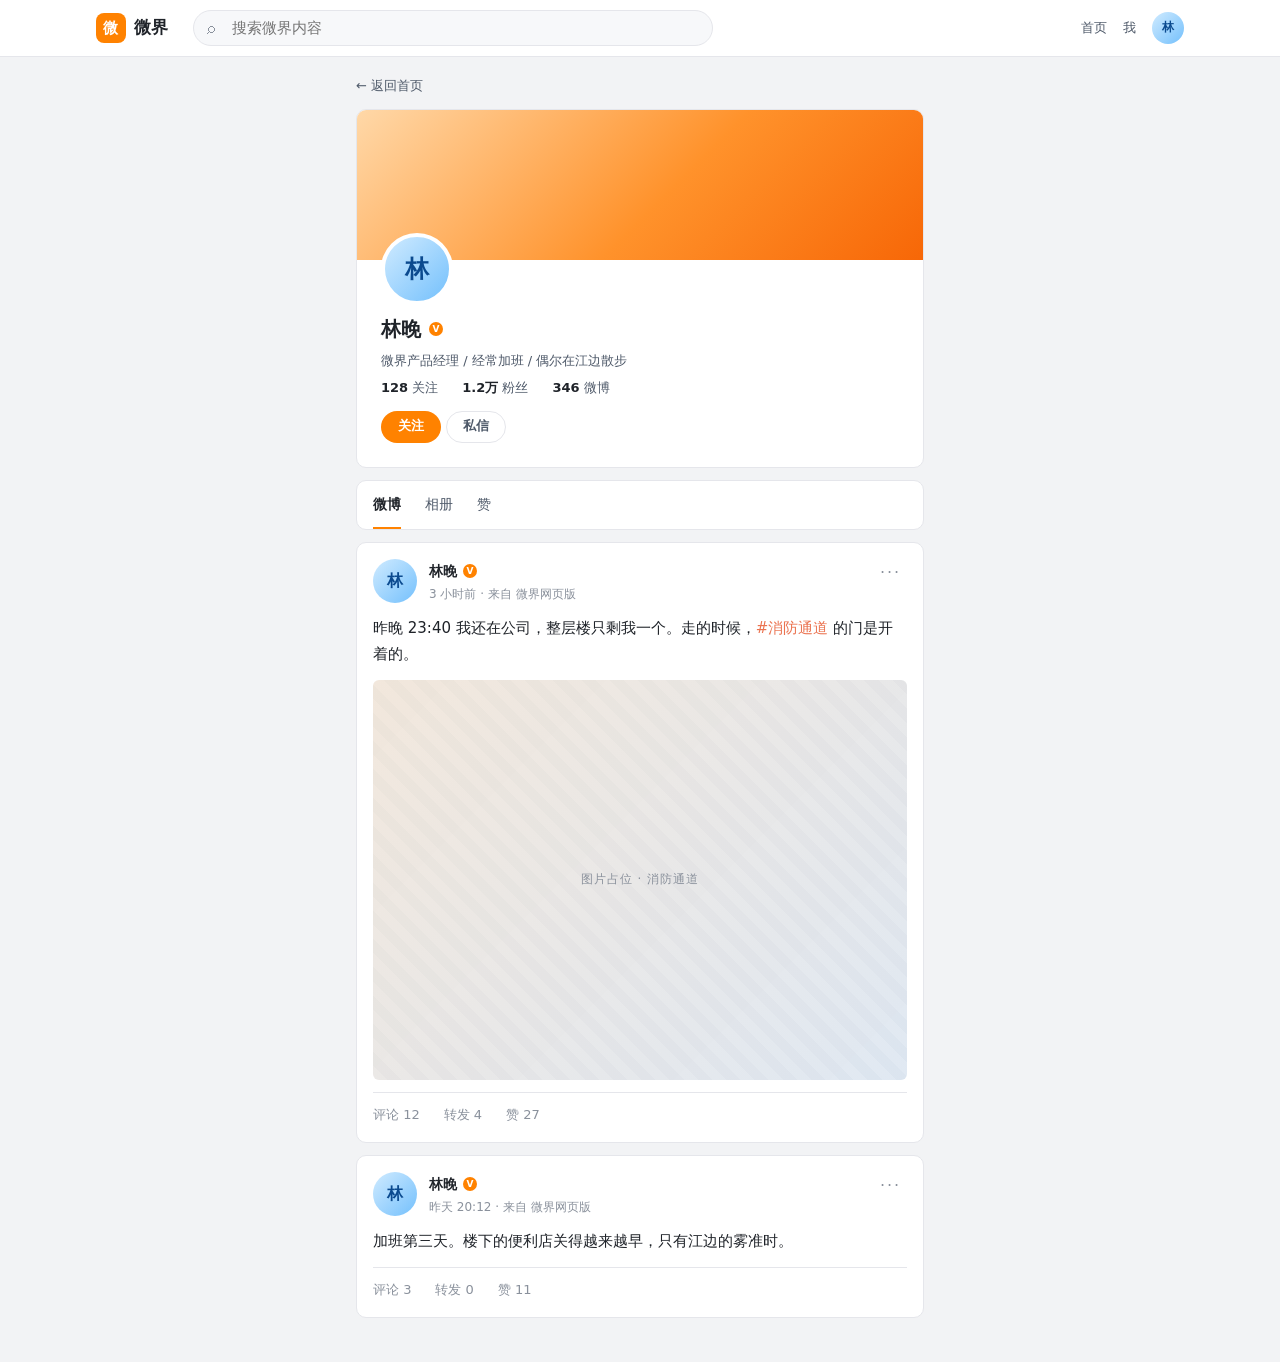
<file: weibo/profile-01.html>
<!DOCTYPE html>
<html lang="zh-CN">
<head>
  <meta charset="UTF-8">
  <meta name="viewport" content="width=device-width, initial-scale=1.0">
  <title>林晚 · 微界</title>
<!-- INLINE-CSS: 由 assets/css 生成，改样式请改源文件后运行 tools/inline-css.py -->
<style>
:root {
  --bg: #f2f3f5;
  --surface: #ffffff;
  --surface-2: #f7f8fa;
  --text: #1f2329;
  --text-2: #4e5969;
  --muted: #8a919c;
  --line: #e5e6eb;
  --brand: #ff8200;
  --brand-strong: #e67300;
  --brand-soft: #fff3e6;
  --hot: #eb7350;
  --link: #1a6fd4;
  --ok: #2b8a3e;
  --radius-sm: 6px;
  --radius: 10px;
  --radius-lg: 16px;
  --sp-1: 4px;
  --sp-2: 8px;
  --sp-3: 12px;
  --sp-4: 16px;
  --sp-5: 24px;
  --sp-6: 32px;
  --shadow-sm: 0 1px 2px rgba(16, 24, 40, 0.05);
  --maxw: 1120px;
  --header-h: 56px;
  --font: system-ui, -apple-system, "Segoe UI", "Microsoft YaHei", "PingFang SC", "Hiragino Sans GB", sans-serif;
}

*, *::before, *::after { box-sizing: border-box; }
html { -webkit-text-size-adjust: 100%; }
body {
  margin: 0;
  background: var(--bg);
  color: var(--text);
  font-family: var(--font);
  font-size: 15px;
  line-height: 1.6;
}
img { max-width: 100%; height: auto; display: block; }
a { color: var(--link); text-decoration: none; }
a:hover { text-decoration: underline; }
button, input, textarea { font: inherit; }
button { cursor: pointer; }
.container { width: 100%; max-width: var(--maxw); margin: 0 auto; padding: 0 var(--sp-4); }

/* 头像 */
.avatar {
  width: 44px; height: 44px; border-radius: 50%;
  display: inline-grid; place-items: center; flex: 0 0 auto;
  background: linear-gradient(135deg, #ffd8a8, #ffa94d);
  color: #7a3b00; font-weight: 700; font-size: 16px;
}
.avatar-sm { width: 32px; height: 32px; font-size: 12px; }
.avatar-lg { width: 72px; height: 72px; font-size: 24px; }
.avatar-blue { background: linear-gradient(135deg, #d0ebff, #74c0fc); color: #0b4a8f; }
.avatar-green { background: linear-gradient(135deg, #d3f9d8, #69db7c); color: #14532d; }
.avatar-purple { background: linear-gradient(135deg, #e5dbff, #b197fc); color: #3b1d8f; }
.avatar-gray { background: linear-gradient(135deg, #f1f3f5, #ced4da); color: #495057; }

/* 顶栏 */
.wb-header { position: sticky; top: 0; z-index: 30; background: #fff; border-bottom: 1px solid var(--line); }
.wb-header-inner { height: var(--header-h); display: flex; align-items: center; gap: var(--sp-5); }
.wb-logo { display: inline-flex; align-items: center; gap: 8px; color: var(--text); font-weight: 800; font-size: 17px; letter-spacing: .02em; }
.wb-logo:hover { text-decoration: none; }
.wb-logo-mark { width: 30px; height: 30px; border-radius: 8px; display: grid; place-items: center; background: var(--brand); color: #fff; font-size: 15px; }
.wb-search { position: relative; flex: 1; max-width: 520px; }
.wb-search::before { content: "⌕"; position: absolute; left: 14px; top: 50%; transform: translateY(-50%); color: var(--muted); font-size: 16px; }
.wb-search input { width: 100%; height: 36px; border: 1px solid var(--line); border-radius: 18px; background: var(--surface-2); padding: 0 16px 0 38px; color: var(--text); outline: none; }
.wb-search input:focus { background: #fff; border-color: var(--brand); box-shadow: 0 0 0 3px var(--brand-soft); }
.wb-header-actions { margin-left: auto; display: flex; align-items: center; gap: var(--sp-4); }
.wb-header-actions a { color: var(--text-2); font-size: 13px; }

/* 三栏 */
.wb-body {
  display: grid;
  grid-template-columns: 180px minmax(0, 600px) 300px;
  gap: var(--sp-4);
  justify-content: center;
  align-items: start;
  padding: var(--sp-4) var(--sp-4) var(--sp-6);
}

/* 左侧 */
.wb-left { position: sticky; top: calc(var(--header-h) + var(--sp-4)); display: grid; gap: var(--sp-3); }
.wb-mini { background: #fff; border: 1px solid var(--line); border-radius: var(--radius); padding: var(--sp-4); text-align: center; }
.wb-mini .avatar { margin: 0 auto var(--sp-2); }
.wb-mini strong { display: block; font-size: 14px; }
.wb-mini span { display: block; color: var(--muted); font-size: 12px; margin-top: 2px; }
.wb-nav { background: #fff; border: 1px solid var(--line); border-radius: var(--radius); padding: var(--sp-2); }
.wb-nav a { display: flex; align-items: center; gap: 10px; padding: 10px 12px; border-radius: 8px; color: var(--text); font-size: 14px; }
.wb-nav a:hover { background: var(--surface-2); text-decoration: none; }
.wb-nav a.is-active { background: var(--brand-soft); color: var(--brand-strong); font-weight: 600; }
.wb-nav .count { margin-left: auto; color: var(--muted); font-size: 12px; }

/* 发布框 */
.wb-composer { background: #fff; border: 1px solid var(--line); border-radius: var(--radius); padding: var(--sp-4); margin-bottom: var(--sp-3); }
.wb-composer-row { display: flex; gap: var(--sp-3); }
.wb-composer textarea { flex: 1; min-height: 46px; border: 0; outline: 0; resize: none; background: transparent; color: var(--text); }
.wb-composer textarea::placeholder { color: var(--muted); }
.wb-composer-bar { display: flex; align-items: center; gap: var(--sp-4); margin-top: var(--sp-2); padding-top: var(--sp-3); border-top: 1px solid var(--line); color: var(--muted); font-size: 13px; }
.wb-composer-bar .btn { margin-left: auto; }

/* 按钮 */
.btn { display: inline-flex; align-items: center; justify-content: center; height: 32px; padding: 0 16px; border: 1px solid transparent; border-radius: 16px; background: var(--brand); color: #fff; font-size: 13px; font-weight: 600; }
.btn:hover { background: var(--brand-strong); text-decoration: none; }
.btn-ghost { background: #fff; border-color: var(--line); color: var(--text-2); }
.btn-ghost:hover { border-color: var(--brand); color: var(--brand); background: #fff; }
.btn-sm { height: 28px; padding: 0 12px; font-size: 12px; }

/* 分类标签 */
.wb-tabs { display: flex; gap: var(--sp-5); background: #fff; border: 1px solid var(--line); border-radius: var(--radius); padding: 0 var(--sp-4); margin-bottom: var(--sp-3); }
.wb-tab { padding: 12px 0; border-bottom: 2px solid transparent; color: var(--text-2); font-size: 14px; }
.wb-tab:hover { color: var(--brand); text-decoration: none; }
.wb-tab.is-active { color: var(--text); font-weight: 600; border-bottom-color: var(--brand); }

/* 帖子 */
.wb-post { background: #fff; border: 1px solid var(--line); border-radius: var(--radius); padding: var(--sp-4); margin-bottom: var(--sp-3); }
.wb-post-head { display: flex; gap: var(--sp-3); align-items: flex-start; }
.wb-post-meta { flex: 1; min-width: 0; }
.wb-user { display: inline-flex; align-items: center; gap: 6px; color: var(--text); font-size: 14px; font-weight: 600; }
.wb-user:hover { color: var(--brand); text-decoration: none; }
.wb-v { display: inline-grid; place-items: center; width: 14px; height: 14px; border-radius: 50%; background: var(--brand); color: #fff; font-size: 9px; font-weight: 700; }
.wb-time { display: block; color: var(--muted); font-size: 12px; margin-top: 2px; }
.wb-more { border: 0; background: transparent; color: var(--muted); font-size: 16px; letter-spacing: .12em; }
.wb-post-text { margin: var(--sp-3) 0 0; font-size: 15px; line-height: 1.72; color: var(--text); }
.wb-post-text .hashtag { color: var(--hot); }
.wb-post-text .mention { color: var(--link); }
.wb-post-media { display: grid; gap: 4px; margin-top: var(--sp-3); border-radius: var(--radius-sm); overflow: hidden; }
.wb-post-media.is-2 { grid-template-columns: 1fr 1fr; }
.wb-media { aspect-ratio: 4 / 3; display: grid; place-items: center; background: linear-gradient(135deg, rgba(255,130,0,.10), rgba(26,111,212,.08)), repeating-linear-gradient(45deg, #f1f3f5 0 10px, #eceff2 10px 20px); color: var(--muted); font-size: 12px; letter-spacing: .08em; }
.wb-post-actions { display: flex; align-items: center; gap: var(--sp-5); margin-top: var(--sp-3); padding-top: var(--sp-3); border-top: 1px solid var(--line); color: var(--muted); font-size: 13px; }
.wb-action { display: inline-flex; align-items: center; gap: 6px; padding: 0; border: 0; background: transparent; color: var(--muted); }
.wb-action:hover { color: var(--brand); text-decoration: none; }

/* 右侧 */
.wb-right { position: sticky; top: calc(var(--header-h) + var(--sp-4)); display: grid; gap: var(--sp-3); }
.wb-card { background: #fff; border: 1px solid var(--line); border-radius: var(--radius); padding: var(--sp-4); }
.wb-card-title { display: flex; align-items: center; justify-content: space-between; margin: 0 0 var(--sp-2); font-size: 14px; font-weight: 600; }
.wb-card-title a { color: var(--muted); font-size: 12px; font-weight: 400; }
.wb-hot { margin: 0; padding: 0; list-style: none; counter-reset: hot; }
.wb-hot li { counter-increment: hot; display: flex; align-items: baseline; gap: 10px; padding: 7px 0; }
.wb-hot li::before { content: counter(hot); flex: 0 0 16px; width: 16px; color: var(--muted); font-size: 12px; font-variant-numeric: tabular-nums; }
.wb-hot li:nth-child(-n+3)::before { color: var(--hot); font-weight: 700; }
.wb-hot a { color: var(--text-2); font-size: 13px; }
.wb-hot a:hover { color: var(--brand); text-decoration: none; }
.wb-hot-tag { margin-left: auto; padding: 1px 4px; border-radius: 3px; background: var(--hot); color: #fff; font-size: 10px; }
.wb-person { display: flex; align-items: center; gap: var(--sp-2); padding: 8px 0; }
.wb-person-info { flex: 1; min-width: 0; }
.wb-person-info strong { display: block; font-size: 13px; }
.wb-person-info span { display: block; color: var(--muted); font-size: 11px; }
.wb-loadmore { width: 100%; height: 40px; border: 1px solid var(--line); border-radius: var(--radius); background: #fff; color: var(--text-2); font-size: 13px; }
.wb-loadmore:hover { border-color: var(--brand); color: var(--brand); }

/* 详情页 */
.wb-detail { max-width: 600px; margin: 0 auto; padding: var(--sp-4) var(--sp-4) var(--sp-6); }
.wb-back { display: inline-flex; align-items: center; gap: 6px; margin-bottom: var(--sp-3); color: var(--text-2); font-size: 13px; }
.wb-back:hover { color: var(--brand); text-decoration: none; }
.wb-comments { background: #fff; border: 1px solid var(--line); border-radius: var(--radius); padding: var(--sp-4); margin-top: var(--sp-3); }
.wb-comments-title { margin: 0 0 var(--sp-2); font-size: 15px; }
.wb-comment { display: flex; gap: var(--sp-3); padding: var(--sp-3) 0; border-top: 1px solid var(--line); }
.wb-comment:first-of-type { border-top: 0; }
.wb-comment-body { flex: 1; min-width: 0; }
.wb-comment-head { display: flex; align-items: baseline; gap: 8px; }
.wb-comment-author { font-size: 13px; font-weight: 600; }
.wb-comment-time { color: var(--muted); font-size: 11px; }
.wb-comment-text { margin: 3px 0 0; color: var(--text-2); font-size: 14px; line-height: 1.65; }
.wb-comment-box { display: flex; gap: var(--sp-3); margin-top: var(--sp-4); padding-top: var(--sp-4); border-top: 1px solid var(--line); }
.wb-comment-box input { flex: 1; height: 36px; border: 1px solid var(--line); border-radius: 18px; background: var(--surface-2); padding: 0 14px; outline: none; }
.wb-comment-box input:focus { border-color: var(--brand); background: #fff; }

/* 个人主页 */
.wb-profile { background: #fff; border: 1px solid var(--line); border-radius: var(--radius); overflow: hidden; }
.wb-profile-cover { height: 150px; background: linear-gradient(135deg, #ffd8a8, #ff922b 55%, #f76707); }
.wb-profile-main { padding: 0 var(--sp-5) var(--sp-5); }
.wb-profile-avatar { margin-top: -36px; border: 4px solid #fff; }
.wb-profile-name { display: flex; align-items: center; gap: 8px; margin: 8px 0 2px; font-size: 20px; }
.wb-profile-bio { margin: 6px 0; color: var(--text-2); font-size: 13px; }
.wb-profile-stats { display: flex; gap: var(--sp-5); color: var(--text-2); font-size: 13px; }
.wb-profile-stats b { color: var(--text); }
.wb-profile-actions { margin-top: var(--sp-3); }
.wb-profile + .wb-tabs { margin-top: var(--sp-3); }

/* 页脚 */
.wb-footer { padding: var(--sp-5) 0 var(--sp-6); color: var(--muted); font-size: 12px; text-align: center; }
.wb-footer a { margin: 0 6px; color: var(--muted); }

/* 封面 */
.cover-body { background: #0f1115; }
.cover { min-height: 100vh; display: grid; place-items: center; padding: var(--sp-5); background: radial-gradient(1200px 600px at 50% -10%, #1d2735 0%, #0f1115 60%); color: #e8e8ea; }
.cover-inner { max-width: 560px; text-align: center; }
.cover-kicker { margin: 0 0 var(--sp-4); color: #8b8f98; font-size: 12px; letter-spacing: .3em; }
.cover-title { margin: 0 0 var(--sp-3); font-size: clamp(36px, 8vw, 72px); line-height: 1.05; letter-spacing: .1em; }
.cover-desc { margin: 0 0 var(--sp-6); color: #9aa1ab; }
.cover-btn { display: inline-block; padding: 12px 30px; border-radius: 999px; background: var(--brand); color: #fff; font-weight: 600; }
.cover-btn:hover { background: var(--brand-strong); text-decoration: none; }
.cover-note { margin-top: var(--sp-5); color: #6b7280; font-size: 12px; }

/* 响应式 */
@media (max-width: 1120px) {
  .wb-body { grid-template-columns: 180px minmax(0, 600px); }
  .wb-right { display: none; }
}
@media (max-width: 900px) {
  .wb-body { grid-template-columns: minmax(0, 600px); }
  .wb-left { display: none; }
}
@media (max-width: 560px) {
  .wb-header-inner { gap: var(--sp-3); }
  .wb-logo-name { display: none; }
  .wb-search { max-width: none; }
  .wb-post { padding: var(--sp-3); border-radius: var(--radius-sm); }
  .wb-post-actions { gap: var(--sp-4); }
  .wb-detail { padding-left: var(--sp-3); padding-right: var(--sp-3); }
  .wb-body { padding-left: var(--sp-3); padding-right: var(--sp-3); }
}
</style>
</head>
<body>
<!-- PAGE-MODE: flow -->

<header class="wb-header">
  <div class="container wb-header-inner">
    <a class="wb-logo" href="../index.html">
      <span class="wb-logo-mark">微</span>
      <span class="wb-logo-name">微界</span>
    </a>
    <div class="wb-search">
      <input type="search" placeholder="搜索微界内容" aria-label="搜索">
    </div>
    <nav class="wb-header-actions" aria-label="顶部导航">
      <a href="index.html">首页</a>
      <a href="profile-01.html">我</a>
      <span class="avatar avatar-sm avatar-blue" aria-hidden="true">林</span>
    </nav>
  </div>
</header>

<main class="wb-detail">
  <a class="wb-back" href="index.html">← 返回首页</a>

  <section class="wb-profile">
    <div class="wb-profile-cover"></div>
    <div class="wb-profile-main">
      <span class="avatar avatar-lg avatar-blue wb-profile-avatar" aria-hidden="true">林</span>
      <h1 class="wb-profile-name">林晚 <span class="wb-v">V</span></h1>
      <p class="wb-profile-bio">微界产品经理 / 经常加班 / 偶尔在江边散步</p>
      <div class="wb-profile-stats">
        <span><b>128</b> 关注</span>
        <span><b>1.2万</b> 粉丝</span>
        <span><b>346</b> 微博</span>
      </div>
      <div class="wb-profile-actions">
        <button class="btn" type="button">关注</button>
        <button class="btn btn-ghost" type="button">私信</button>
      </div>
    </div>
  </section>

  <nav class="wb-tabs" aria-label="个人主页分类">
    <a class="wb-tab is-active" href="#">微博</a>
    <a class="wb-tab" href="#">相册</a>
    <a class="wb-tab" href="#">赞</a>
  </nav>

  <article class="wb-post" data-post="p01">
    <header class="wb-post-head">
      <span class="avatar avatar-blue" aria-hidden="true">林</span>
      <div class="wb-post-meta">
        <span class="wb-user">林晚 <span class="wb-v">V</span></span>
        <span class="wb-time">3 小时前 · 来自 微界网页版</span>
      </div>
      <button class="wb-more" type="button" aria-label="更多">···</button>
    </header>
    <p class="wb-post-text">昨晚 23:40 我还在公司，整层楼只剩我一个。走的时候，<span class="hashtag">#消防通道</span> 的门是开着的。</p>
    <div class="wb-post-media">
      <div class="wb-media">图片占位 · 消防通道</div>
    </div>
    <footer class="wb-post-actions">
      <a class="wb-action" href="post-01.html">评论 12</a>
      <span class="wb-action">转发 4</span>
      <span class="wb-action">赞 27</span>
    </footer>
  </article>

  <article class="wb-post" data-post="p05">
    <header class="wb-post-head">
      <span class="avatar avatar-blue" aria-hidden="true">林</span>
      <div class="wb-post-meta">
        <span class="wb-user">林晚 <span class="wb-v">V</span></span>
        <span class="wb-time">昨天 20:12 · 来自 微界网页版</span>
      </div>
      <button class="wb-more" type="button" aria-label="更多">···</button>
    </header>
    <p class="wb-post-text">加班第三天。楼下的便利店关得越来越早，只有江边的雾准时。</p>
    <footer class="wb-post-actions">
      <span class="wb-action">评论 3</span>
      <span class="wb-action">转发 0</span>
      <span class="wb-action">赞 11</span>
    </footer>
  </article>
</main>

</body>
</html>
</file>
<file: assets/css/theme.css>
:root {
  --bg: #f2f3f5;
  --surface: #ffffff;
  --surface-2: #f7f8fa;
  --text: #1f2329;
  --text-2: #4e5969;
  --muted: #8a919c;
  --line: #e5e6eb;
  --brand: #ff8200;
  --brand-strong: #e67300;
  --brand-soft: #fff3e6;
  --hot: #eb7350;
  --link: #1a6fd4;
  --ok: #2b8a3e;
  --radius-sm: 6px;
  --radius: 10px;
  --radius-lg: 16px;
  --sp-1: 4px;
  --sp-2: 8px;
  --sp-3: 12px;
  --sp-4: 16px;
  --sp-5: 24px;
  --sp-6: 32px;
  --shadow-sm: 0 1px 2px rgba(16, 24, 40, 0.05);
  --maxw: 1120px;
  --header-h: 56px;
  --font: system-ui, -apple-system, "Segoe UI", "Microsoft YaHei", "PingFang SC", "Hiragino Sans GB", sans-serif;
}
</file>
<file: assets/css/layout.css>
*, *::before, *::after { box-sizing: border-box; }
html { -webkit-text-size-adjust: 100%; }
body {
  margin: 0;
  background: var(--bg);
  color: var(--text);
  font-family: var(--font);
  font-size: 15px;
  line-height: 1.6;
}
img { max-width: 100%; height: auto; display: block; }
a { color: var(--link); text-decoration: none; }
a:hover { text-decoration: underline; }
button, input, textarea { font: inherit; }
button { cursor: pointer; }
.container { width: 100%; max-width: var(--maxw); margin: 0 auto; padding: 0 var(--sp-4); }

/* 头像 */
.avatar {
  width: 44px; height: 44px; border-radius: 50%;
  display: inline-grid; place-items: center; flex: 0 0 auto;
  background: linear-gradient(135deg, #ffd8a8, #ffa94d);
  color: #7a3b00; font-weight: 700; font-size: 16px;
}
.avatar-sm { width: 32px; height: 32px; font-size: 12px; }
.avatar-lg { width: 72px; height: 72px; font-size: 24px; }
.avatar-blue { background: linear-gradient(135deg, #d0ebff, #74c0fc); color: #0b4a8f; }
.avatar-green { background: linear-gradient(135deg, #d3f9d8, #69db7c); color: #14532d; }
.avatar-purple { background: linear-gradient(135deg, #e5dbff, #b197fc); color: #3b1d8f; }
.avatar-gray { background: linear-gradient(135deg, #f1f3f5, #ced4da); color: #495057; }

/* 顶栏 */
.wb-header { position: sticky; top: 0; z-index: 30; background: #fff; border-bottom: 1px solid var(--line); }
.wb-header-inner { height: var(--header-h); display: flex; align-items: center; gap: var(--sp-5); }
.wb-logo { display: inline-flex; align-items: center; gap: 8px; color: var(--text); font-weight: 800; font-size: 17px; letter-spacing: .02em; }
.wb-logo:hover { text-decoration: none; }
.wb-logo-mark { width: 30px; height: 30px; border-radius: 8px; display: grid; place-items: center; background: var(--brand); color: #fff; font-size: 15px; }
.wb-search { position: relative; flex: 1; max-width: 520px; }
.wb-search::before { content: "⌕"; position: absolute; left: 14px; top: 50%; transform: translateY(-50%); color: var(--muted); font-size: 16px; }
.wb-search input { width: 100%; height: 36px; border: 1px solid var(--line); border-radius: 18px; background: var(--surface-2); padding: 0 16px 0 38px; color: var(--text); outline: none; }
.wb-search input:focus { background: #fff; border-color: var(--brand); box-shadow: 0 0 0 3px var(--brand-soft); }
.wb-header-actions { margin-left: auto; display: flex; align-items: center; gap: var(--sp-4); }
.wb-header-actions a { color: var(--text-2); font-size: 13px; }

/* 三栏 */
.wb-body {
  display: grid;
  grid-template-columns: 180px minmax(0, 600px) 300px;
  gap: var(--sp-4);
  justify-content: center;
  align-items: start;
  padding: var(--sp-4) var(--sp-4) var(--sp-6);
}

/* 左侧 */
.wb-left { position: sticky; top: calc(var(--header-h) + var(--sp-4)); display: grid; gap: var(--sp-3); }
.wb-mini { background: #fff; border: 1px solid var(--line); border-radius: var(--radius); padding: var(--sp-4); text-align: center; }
.wb-mini .avatar { margin: 0 auto var(--sp-2); }
.wb-mini strong { display: block; font-size: 14px; }
.wb-mini span { display: block; color: var(--muted); font-size: 12px; margin-top: 2px; }
.wb-nav { background: #fff; border: 1px solid var(--line); border-radius: var(--radius); padding: var(--sp-2); }
.wb-nav a { display: flex; align-items: center; gap: 10px; padding: 10px 12px; border-radius: 8px; color: var(--text); font-size: 14px; }
.wb-nav a:hover { background: var(--surface-2); text-decoration: none; }
.wb-nav a.is-active { background: var(--brand-soft); color: var(--brand-strong); font-weight: 600; }
.wb-nav .count { margin-left: auto; color: var(--muted); font-size: 12px; }

/* 发布框 */
.wb-composer { background: #fff; border: 1px solid var(--line); border-radius: var(--radius); padding: var(--sp-4); margin-bottom: var(--sp-3); }
.wb-composer-row { display: flex; gap: var(--sp-3); }
.wb-composer textarea { flex: 1; min-height: 46px; border: 0; outline: 0; resize: none; background: transparent; color: var(--text); }
.wb-composer textarea::placeholder { color: var(--muted); }
.wb-composer-bar { display: flex; align-items: center; gap: var(--sp-4); margin-top: var(--sp-2); padding-top: var(--sp-3); border-top: 1px solid var(--line); color: var(--muted); font-size: 13px; }
.wb-composer-bar .btn { margin-left: auto; }

/* 按钮 */
.btn { display: inline-flex; align-items: center; justify-content: center; height: 32px; padding: 0 16px; border: 1px solid transparent; border-radius: 16px; background: var(--brand); color: #fff; font-size: 13px; font-weight: 600; }
.btn:hover { background: var(--brand-strong); text-decoration: none; }
.btn-ghost { background: #fff; border-color: var(--line); color: var(--text-2); }
.btn-ghost:hover { border-color: var(--brand); color: var(--brand); background: #fff; }
.btn-sm { height: 28px; padding: 0 12px; font-size: 12px; }

/* 分类标签 */
.wb-tabs { display: flex; gap: var(--sp-5); background: #fff; border: 1px solid var(--line); border-radius: var(--radius); padding: 0 var(--sp-4); margin-bottom: var(--sp-3); }
.wb-tab { padding: 12px 0; border-bottom: 2px solid transparent; color: var(--text-2); font-size: 14px; }
.wb-tab:hover { color: var(--brand); text-decoration: none; }
.wb-tab.is-active { color: var(--text); font-weight: 600; border-bottom-color: var(--brand); }

/* 帖子 */
.wb-post { background: #fff; border: 1px solid var(--line); border-radius: var(--radius); padding: var(--sp-4); margin-bottom: var(--sp-3); }
.wb-post-head { display: flex; gap: var(--sp-3); align-items: flex-start; }
.wb-post-meta { flex: 1; min-width: 0; }
.wb-user { display: inline-flex; align-items: center; gap: 6px; color: var(--text); font-size: 14px; font-weight: 600; }
.wb-user:hover { color: var(--brand); text-decoration: none; }
.wb-v { display: inline-grid; place-items: center; width: 14px; height: 14px; border-radius: 50%; background: var(--brand); color: #fff; font-size: 9px; font-weight: 700; }
.wb-time { display: block; color: var(--muted); font-size: 12px; margin-top: 2px; }
.wb-more { border: 0; background: transparent; color: var(--muted); font-size: 16px; letter-spacing: .12em; }
.wb-post-text { margin: var(--sp-3) 0 0; font-size: 15px; line-height: 1.72; color: var(--text); }
.wb-post-text .hashtag { color: var(--hot); }
.wb-post-text .mention { color: var(--link); }
.wb-post-media { display: grid; gap: 4px; margin-top: var(--sp-3); border-radius: var(--radius-sm); overflow: hidden; }
.wb-post-media.is-2 { grid-template-columns: 1fr 1fr; }
.wb-media { aspect-ratio: 4 / 3; display: grid; place-items: center; background: linear-gradient(135deg, rgba(255,130,0,.10), rgba(26,111,212,.08)), repeating-linear-gradient(45deg, #f1f3f5 0 10px, #eceff2 10px 20px); color: var(--muted); font-size: 12px; letter-spacing: .08em; }
.wb-post-actions { display: flex; align-items: center; gap: var(--sp-5); margin-top: var(--sp-3); padding-top: var(--sp-3); border-top: 1px solid var(--line); color: var(--muted); font-size: 13px; }
.wb-action { display: inline-flex; align-items: center; gap: 6px; padding: 0; border: 0; background: transparent; color: var(--muted); }
.wb-action:hover { color: var(--brand); text-decoration: none; }

/* 右侧 */
.wb-right { position: sticky; top: calc(var(--header-h) + var(--sp-4)); display: grid; gap: var(--sp-3); }
.wb-card { background: #fff; border: 1px solid var(--line); border-radius: var(--radius); padding: var(--sp-4); }
.wb-card-title { display: flex; align-items: center; justify-content: space-between; margin: 0 0 var(--sp-2); font-size: 14px; font-weight: 600; }
.wb-card-title a { color: var(--muted); font-size: 12px; font-weight: 400; }
.wb-hot { margin: 0; padding: 0; list-style: none; counter-reset: hot; }
.wb-hot li { counter-increment: hot; display: flex; align-items: baseline; gap: 10px; padding: 7px 0; }
.wb-hot li::before { content: counter(hot); flex: 0 0 16px; width: 16px; color: var(--muted); font-size: 12px; font-variant-numeric: tabular-nums; }
.wb-hot li:nth-child(-n+3)::before { color: var(--hot); font-weight: 700; }
.wb-hot a { color: var(--text-2); font-size: 13px; }
.wb-hot a:hover { color: var(--brand); text-decoration: none; }
.wb-hot-tag { margin-left: auto; padding: 1px 4px; border-radius: 3px; background: var(--hot); color: #fff; font-size: 10px; }
.wb-person { display: flex; align-items: center; gap: var(--sp-2); padding: 8px 0; }
.wb-person-info { flex: 1; min-width: 0; }
.wb-person-info strong { display: block; font-size: 13px; }
.wb-person-info span { display: block; color: var(--muted); font-size: 11px; }
.wb-loadmore { width: 100%; height: 40px; border: 1px solid var(--line); border-radius: var(--radius); background: #fff; color: var(--text-2); font-size: 13px; }
.wb-loadmore:hover { border-color: var(--brand); color: var(--brand); }

/* 详情页 */
.wb-detail { max-width: 600px; margin: 0 auto; padding: var(--sp-4) var(--sp-4) var(--sp-6); }
.wb-back { display: inline-flex; align-items: center; gap: 6px; margin-bottom: var(--sp-3); color: var(--text-2); font-size: 13px; }
.wb-back:hover { color: var(--brand); text-decoration: none; }
.wb-comments { background: #fff; border: 1px solid var(--line); border-radius: var(--radius); padding: var(--sp-4); margin-top: var(--sp-3); }
.wb-comments-title { margin: 0 0 var(--sp-2); font-size: 15px; }
.wb-comment { display: flex; gap: var(--sp-3); padding: var(--sp-3) 0; border-top: 1px solid var(--line); }
.wb-comment:first-of-type { border-top: 0; }
.wb-comment-body { flex: 1; min-width: 0; }
.wb-comment-head { display: flex; align-items: baseline; gap: 8px; }
.wb-comment-author { font-size: 13px; font-weight: 600; }
.wb-comment-time { color: var(--muted); font-size: 11px; }
.wb-comment-text { margin: 3px 0 0; color: var(--text-2); font-size: 14px; line-height: 1.65; }
.wb-comment-box { display: flex; gap: var(--sp-3); margin-top: var(--sp-4); padding-top: var(--sp-4); border-top: 1px solid var(--line); }
.wb-comment-box input { flex: 1; height: 36px; border: 1px solid var(--line); border-radius: 18px; background: var(--surface-2); padding: 0 14px; outline: none; }
.wb-comment-box input:focus { border-color: var(--brand); background: #fff; }

/* 个人主页 */
.wb-profile { background: #fff; border: 1px solid var(--line); border-radius: var(--radius); overflow: hidden; }
.wb-profile-cover { height: 150px; background: linear-gradient(135deg, #ffd8a8, #ff922b 55%, #f76707); }
.wb-profile-main { padding: 0 var(--sp-5) var(--sp-5); }
.wb-profile-avatar { margin-top: -36px; border: 4px solid #fff; }
.wb-profile-name { display: flex; align-items: center; gap: 8px; margin: 8px 0 2px; font-size: 20px; }
.wb-profile-bio { margin: 6px 0; color: var(--text-2); font-size: 13px; }
.wb-profile-stats { display: flex; gap: var(--sp-5); color: var(--text-2); font-size: 13px; }
.wb-profile-stats b { color: var(--text); }
.wb-profile-actions { margin-top: var(--sp-3); }
.wb-profile + .wb-tabs { margin-top: var(--sp-3); }

/* 页脚 */
.wb-footer { padding: var(--sp-5) 0 var(--sp-6); color: var(--muted); font-size: 12px; text-align: center; }
.wb-footer a { margin: 0 6px; color: var(--muted); }

/* 封面 */
.cover-body { background: #0f1115; }
.cover { min-height: 100vh; display: grid; place-items: center; padding: var(--sp-5); background: radial-gradient(1200px 600px at 50% -10%, #1d2735 0%, #0f1115 60%); color: #e8e8ea; }
.cover-inner { max-width: 560px; text-align: center; }
.cover-kicker { margin: 0 0 var(--sp-4); color: #8b8f98; font-size: 12px; letter-spacing: .3em; }
.cover-title { margin: 0 0 var(--sp-3); font-size: clamp(36px, 8vw, 72px); line-height: 1.05; letter-spacing: .1em; }
.cover-desc { margin: 0 0 var(--sp-6); color: #9aa1ab; }
.cover-btn { display: inline-block; padding: 12px 30px; border-radius: 999px; background: var(--brand); color: #fff; font-weight: 600; }
.cover-btn:hover { background: var(--brand-strong); text-decoration: none; }
.cover-note { margin-top: var(--sp-5); color: #6b7280; font-size: 12px; }

/* 响应式 */
@media (max-width: 1120px) {
  .wb-body { grid-template-columns: 180px minmax(0, 600px); }
  .wb-right { display: none; }
}
@media (max-width: 900px) {
  .wb-body { grid-template-columns: minmax(0, 600px); }
  .wb-left { display: none; }
}
@media (max-width: 560px) {
  .wb-header-inner { gap: var(--sp-3); }
  .wb-logo-name { display: none; }
  .wb-search { max-width: none; }
  .wb-post { padding: var(--sp-3); border-radius: var(--radius-sm); }
  .wb-post-actions { gap: var(--sp-4); }
  .wb-detail { padding-left: var(--sp-3); padding-right: var(--sp-3); }
  .wb-body { padding-left: var(--sp-3); padding-right: var(--sp-3); }
}
</file>
